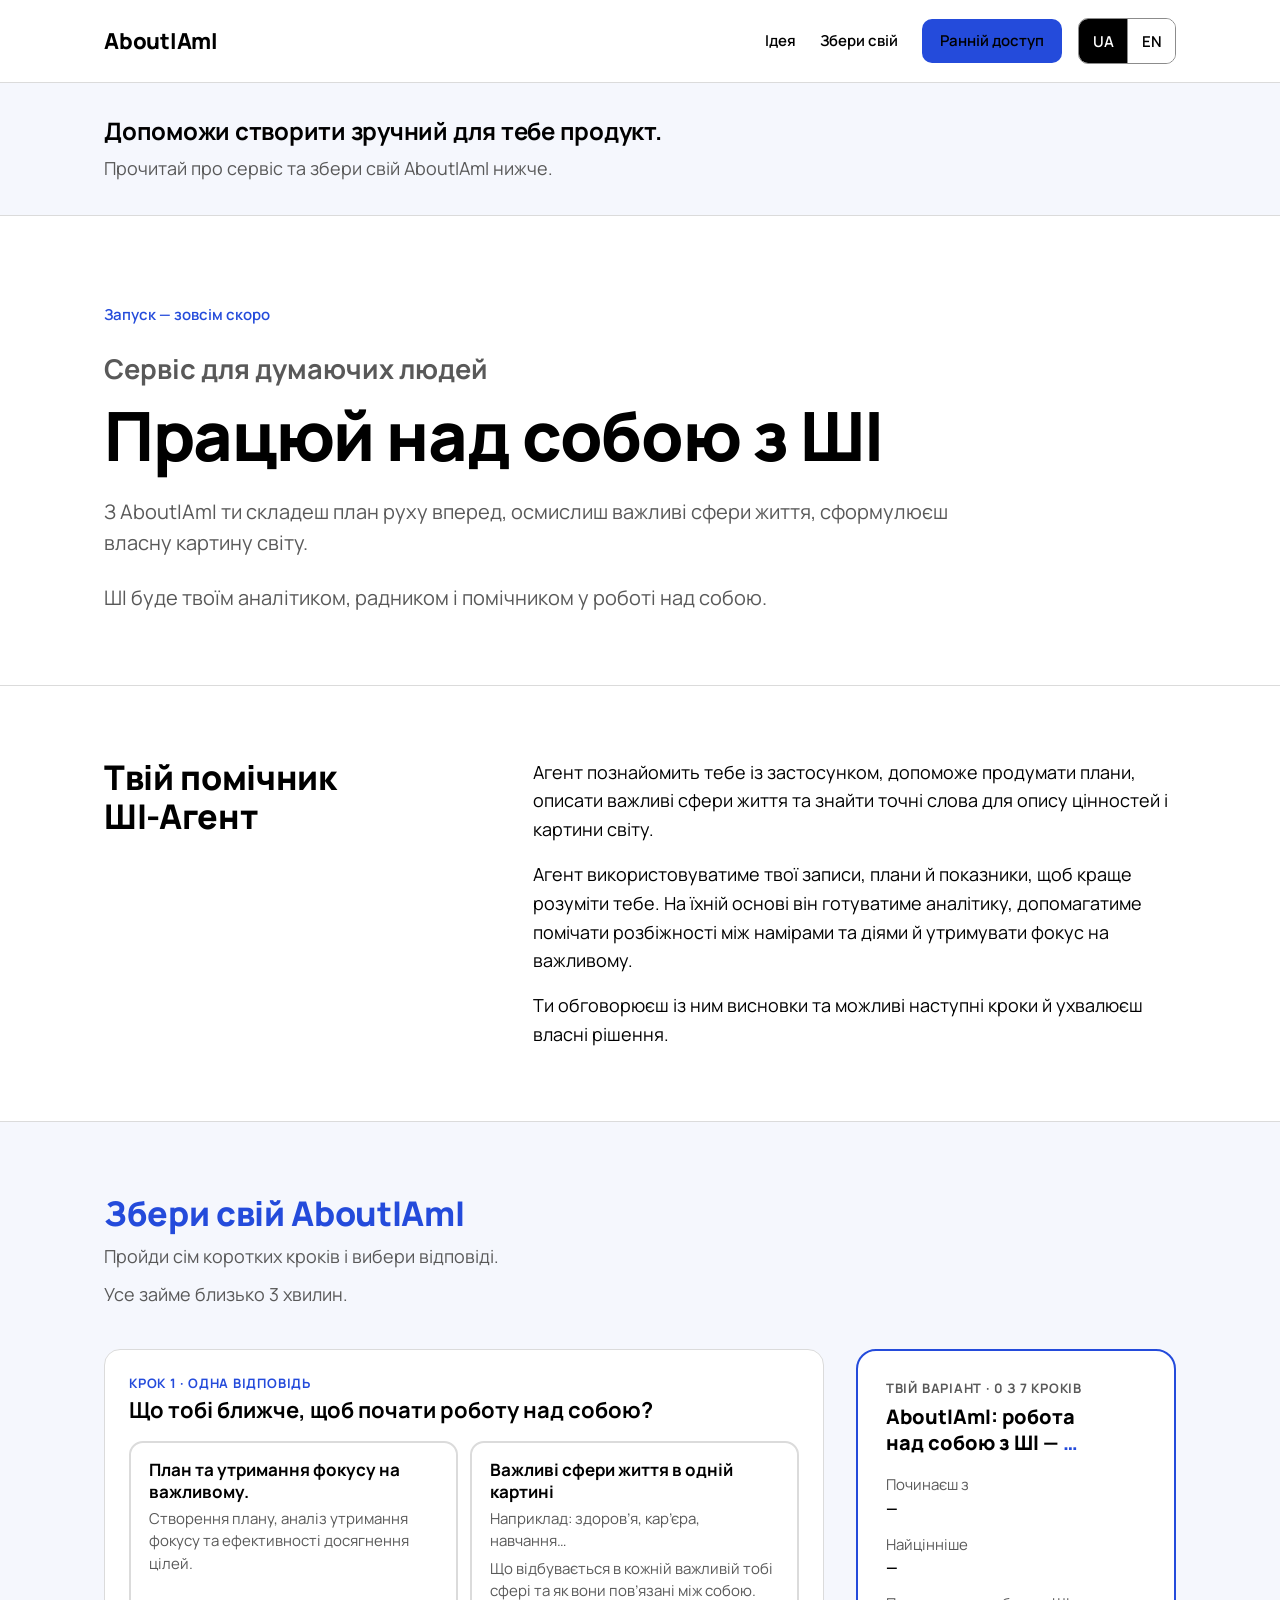
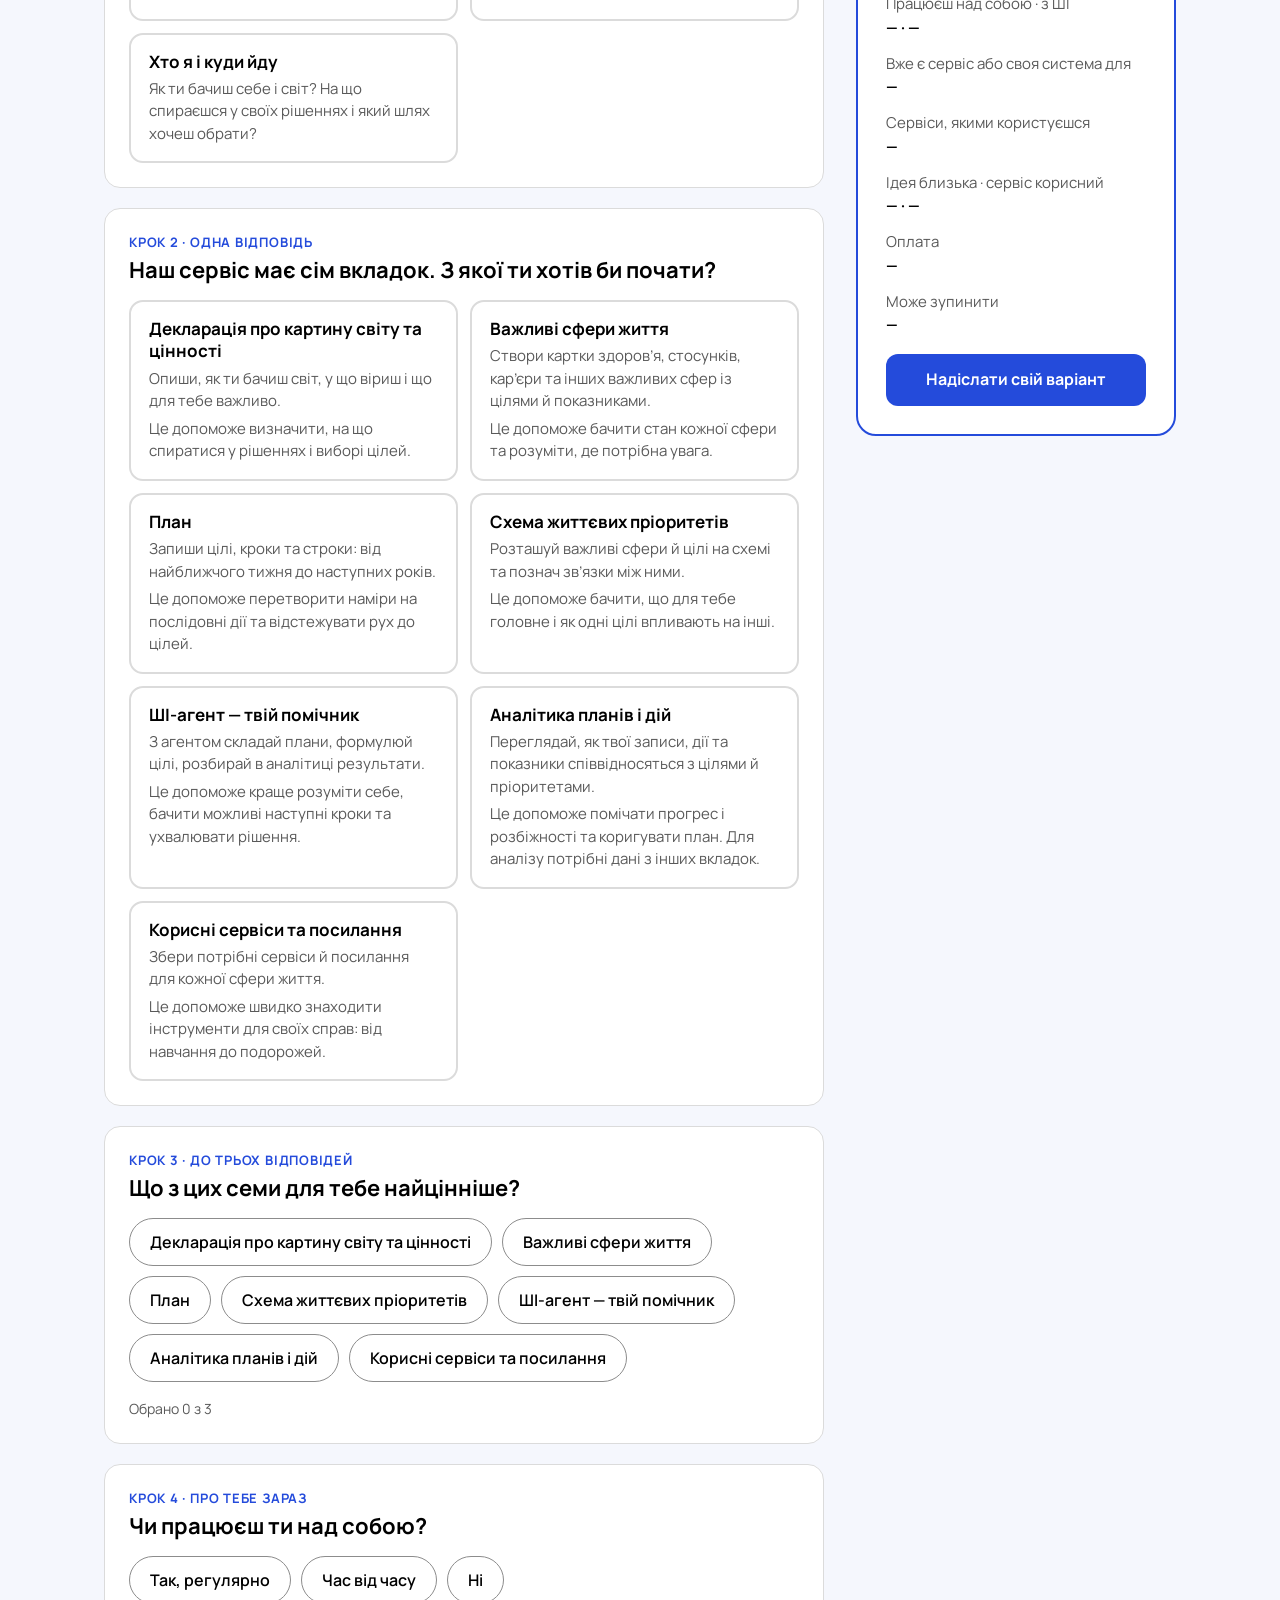
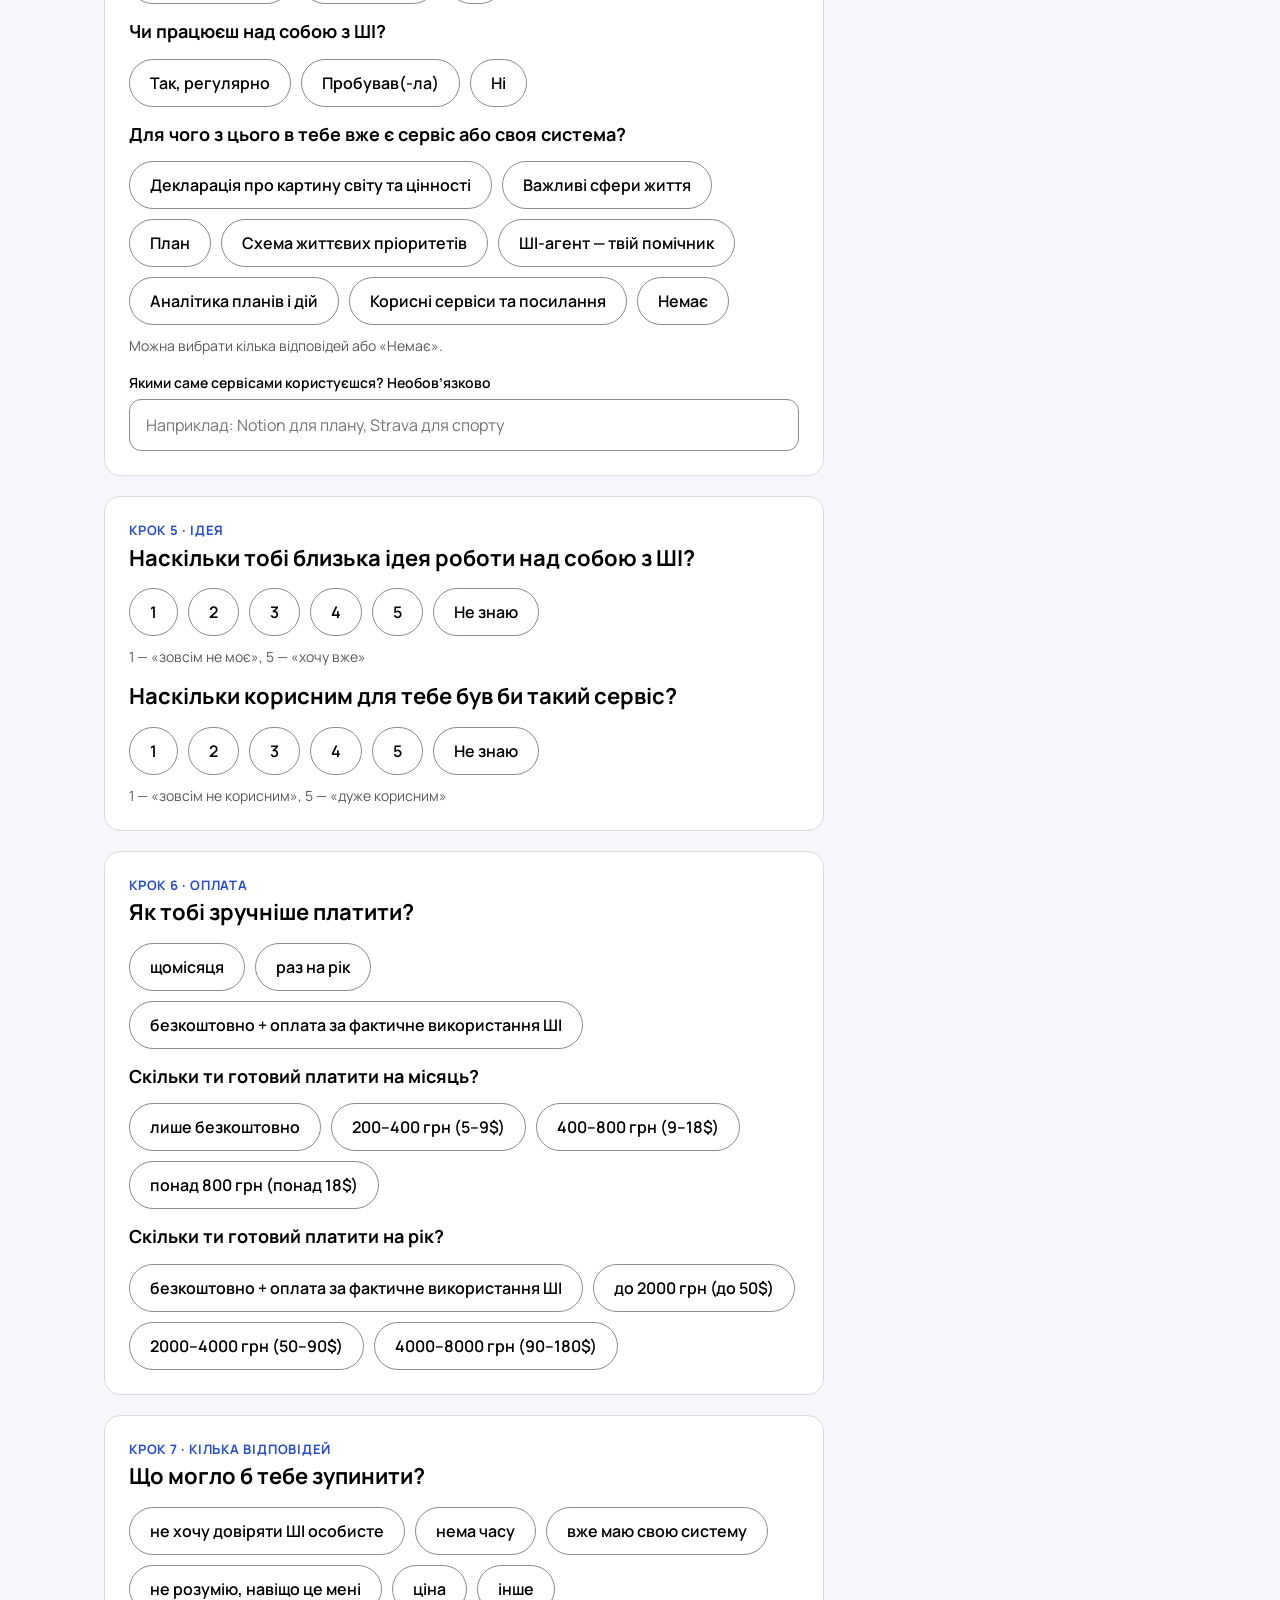
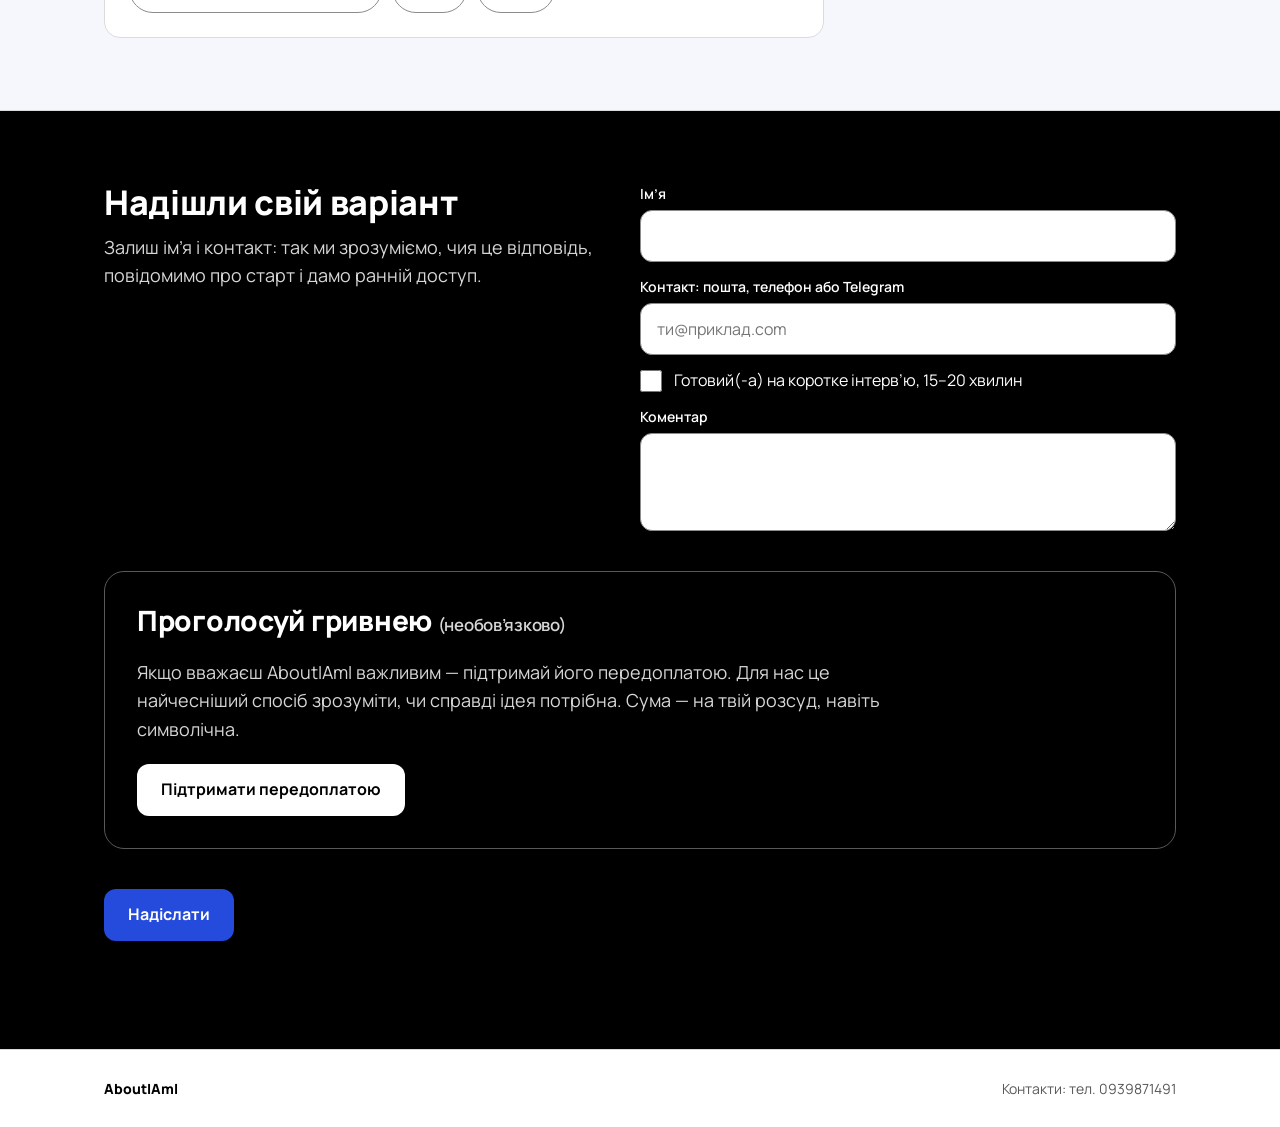
<file: index.html>
<!doctype html>
<html lang="uk">
<head>
<meta charset="utf-8">
<meta name="viewport" content="width=device-width,initial-scale=1,viewport-fit=cover">
<meta name="description" content="AboutIAmI — сервіс роботи над собою з ШІ. Збери свій варіант за 3 хвилини.">
<style>[hidden]{display:none!important}img{max-width:100%}</style>
<title>Збери свій AboutIAmI</title>
<link rel="preconnect" href="https://fonts.googleapis.com">
<link rel="preconnect" href="https://fonts.gstatic.com" crossorigin>
<link rel="stylesheet" href="https://fonts.googleapis.com/css2?family=Manrope:wght@400;500;600;700;800&display=swap">
<style>
/* Одна колонка кроків + липка картка «Твій варіант» праворуч; чорна смуга відправки внизу. Один світлий вигляд, як у першій версії лендінгу. */
:root{
  color-scheme:light;
  --bg:#FFFFFF; --ink:#000000; --muted:#595959; --line:#DBDBDB; --line-strong:#8C8C8C;
  --accent:#244BDB; --accent-ink:#1A37A3; --accent-soft:#EEF2FD; --band:#F5F7FD;
  --danger:#C62828; --dark:#000000; --on-dark:#FFFFFF; --on-dark-muted:#D6D6D6; --dark-line:#595959;
  --ok:#1E7B4A;
  --font:"Manrope",system-ui,-apple-system,"Segoe UI",sans-serif;
}
*{box-sizing:border-box}
html{scroll-behavior:smooth}
@media (prefers-reduced-motion:reduce){html{scroll-behavior:auto}}
body{margin:0;background:var(--bg);color:var(--ink);font:16px/1.5 var(--font)}
a{color:var(--accent)}a:hover{color:var(--accent-ink)}
:focus-visible{outline:3px solid var(--accent);outline-offset:2px}
.wrap{max-width:1120px;margin:0 auto;padding-left:max(24px,env(safe-area-inset-left,0px));padding-right:max(24px,env(safe-area-inset-right,0px))}
h1,h2,h3,p{margin:0}
h1,h2,h3{text-wrap:balance}

.top{border-bottom:1px solid var(--line)}
.top .wrap{padding-block:18px;display:flex;flex-wrap:wrap;align-items:center;justify-content:space-between;gap:16px}
.logo{font-weight:800;font-size:22px;letter-spacing:-.01em;color:var(--ink);text-decoration:none}
.top nav{display:flex;flex-wrap:wrap;align-items:center;gap:24px;font-size:15px;font-weight:600}
.top nav a{color:var(--ink);text-decoration:none}
.btn{display:inline-flex;align-items:center;justify-content:center;min-height:52px;padding:0 24px;border-radius:12px;border:0;background:var(--accent);color:#FFFFFF;font:700 16px/1.2 var(--font);text-decoration:none;cursor:pointer}
.btn:hover{background:var(--accent-ink);color:#FFFFFF}
.btn.small{min-height:44px;padding:0 18px;border-radius:10px;font-size:15px;font-weight:600}
.btn.ghost{background:transparent;color:var(--ink);border:1px solid var(--line-strong)}
.btn.ghost:hover{background:var(--band);color:var(--ink)}
.btn[disabled]{opacity:.55;cursor:default}

.hero .wrap{padding-block:88px 72px;display:flex;flex-wrap:wrap;gap:56px;align-items:flex-start}
.hero-main{flex:999 1 520px;min-width:0;display:flex;flex-direction:column;gap:24px}
.eyebrow{font-size:15px;font-weight:600;color:var(--accent)}
.hero h1{font-size:clamp(40px,6vw,68px);line-height:1.05;font-weight:800;letter-spacing:-.02em}
.hero h1 span{display:block;margin-bottom:14px;font-size:.4em;line-height:1.3;font-weight:700;letter-spacing:0;color:var(--muted)}
.lead{font-size:20px;line-height:1.55;color:var(--muted);max-width:560px}
.row{display:flex;flex-wrap:wrap;gap:12px}
.qbox{flex:1 1 340px;min-width:0;border:1px solid var(--line);border-radius:20px;padding:32px;display:flex;flex-direction:column;gap:18px}
.label{font-size:13px;font-weight:700;letter-spacing:.06em;text-transform:uppercase;color:var(--muted)}
.qbox ul{margin:0;padding:0;list-style:none;display:flex;flex-direction:column;gap:14px;font-size:18px;line-height:1.45;font-weight:600}
.qbox li{padding-left:18px;border-left:3px solid var(--line)}
.qbox li:first-child{border-left-color:var(--accent)}

.idea{border-top:1px solid var(--line)}
.idea .wrap{padding-block:72px;display:flex;flex-wrap:wrap;gap:48px}
h2{font-size:34px;line-height:1.15;font-weight:800;letter-spacing:-.01em}
.idea h2{flex:1 1 300px}
.idea-text{flex:2 1 480px;min-width:0;display:flex;flex-direction:column;gap:16px;font-size:18px;line-height:1.6}
.muted{color:var(--muted)}

.build{background:var(--band);border-top:1px solid var(--line);border-bottom:1px solid var(--line)}
.build .wrap{padding-block:72px;display:flex;flex-direction:column;gap:40px}
.build-head{display:flex;flex-direction:column;gap:10px;max-width:720px}
.build-head p{font-size:18px;line-height:1.55;color:var(--muted)}
.cols{display:flex;flex-wrap:wrap;gap:32px;align-items:flex-start}
.steps{flex:999 1 560px;min-width:0;display:flex;flex-direction:column;gap:20px}
.step{background:var(--bg);border:1px solid var(--line);border-radius:16px;padding:24px;display:flex;flex-direction:column;gap:16px}
.step-k{font-size:13px;font-weight:700;letter-spacing:.06em;text-transform:uppercase;color:var(--accent);margin-bottom:4px}
h3{font-size:22px;line-height:1.25;font-weight:700}
h3.sub{font-size:18px}
.cards{display:grid;grid-template-columns:repeat(auto-fit,minmax(220px,1fr));gap:12px}
.card{min-height:44px;padding:16px 18px;border-radius:14px;font:inherit;text-align:left;cursor:pointer;display:flex;flex-direction:column;gap:6px;color:var(--ink);background:var(--bg);border:2px solid var(--line)}
.card strong{font-size:17px;line-height:1.3}
.card span{font-size:15px;line-height:1.5;color:var(--muted)}
.card[aria-pressed="true"]{background:var(--accent-soft);border-color:var(--accent)}
.chips{display:flex;flex-wrap:wrap;gap:10px}
.chip{min-height:48px;padding:8px 20px;border-radius:999px;font:600 16px/1.25 var(--font);cursor:pointer;background:var(--bg);color:var(--ink);border:1px solid var(--line-strong);text-align:left}
.chip[aria-pressed="true"]{background:var(--accent);color:#FFFFFF;border-color:var(--accent)}
.hint{font-size:14px;color:var(--muted)}
.desc{display:flex;flex-direction:column;gap:10px;font-size:16px;line-height:1.6;padding-top:4px}
.group{display:flex;flex-direction:column;gap:10px}

.mine{flex:1 1 320px;min-width:0;position:sticky;top:calc(24px + env(safe-area-inset-top,0px));background:var(--bg);border:2px solid var(--accent);border-radius:20px;padding:28px;display:flex;flex-direction:column;gap:18px}
.mine h3{font-size:20px;line-height:1.3;font-weight:800}
.mine dl{margin:0;display:flex;flex-direction:column;gap:14px;font-size:15px;line-height:1.45}
.mine dt{color:var(--muted)}
.mine dd{margin:2px 0 0;font-weight:700;overflow-wrap:anywhere}
.mine dd.warn{color:var(--danger)}

.send{background:var(--dark);color:var(--on-dark)}
.send .wrap{padding-block:72px;display:flex;flex-direction:column;gap:48px}
.send-top{display:flex;flex-wrap:wrap;gap:40px;align-items:flex-start}
.send-intro{flex:1 1 380px;min-width:0;display:flex;flex-direction:column;gap:12px}
.send-intro p{font-size:18px;line-height:1.55;color:var(--on-dark-muted)}
.send-all{display:flex;flex-direction:column;gap:40px}
.fields{flex:1 1 420px;min-width:0;display:flex;flex-direction:column;gap:14px}
.send-row{display:flex;flex-direction:column;gap:12px;align-items:flex-start}
.pay h2 .opt{font-size:.6em;font-weight:600;color:var(--on-dark-muted);white-space:nowrap}
.field{display:flex;flex-direction:column;gap:6px}
.field label{font-size:14px;font-weight:600}
.field input[type=text],.field textarea,.plain-input{min-height:52px;padding:12px 16px;border-radius:12px;border:1px solid var(--line-strong);background:#FFFFFF;color:#000000;font:inherit;font-size:16px;width:100%}
.field textarea{resize:vertical}
.field .err{font-size:14px;color:#FF8A80;font-weight:600}
.field input[aria-invalid="true"]{border:2px solid #FF8A80}
.check{display:flex;gap:12px;align-items:flex-start;font-size:16px;line-height:1.45;cursor:pointer}
.check input{width:22px;height:22px;margin:1px 0 0;flex:none;accent-color:var(--accent)}
.hp{position:absolute;left:-9999px;width:1px;height:1px;overflow:hidden}
.status{font-size:16px;font-weight:600;min-height:24px}
.status.ok{color:#8FE3B4}
.status.bad{color:#FF8A80}
.pay{border:1px solid var(--dark-line);border-radius:20px;padding:32px;display:flex;flex-direction:column;gap:20px}
.pay h2{font-size:28px;line-height:1.2}
.pay p{font-size:18px;line-height:1.6;color:var(--on-dark-muted);max-width:760px}
.btn.light{background:#FFFFFF;color:#000000}
.btn.light:hover{background:#E8E8E8;color:#000000}
.pay-form{display:flex;flex-wrap:wrap;gap:14px;align-items:flex-end}
.pay-form .field{flex:0 1 260px;min-width:0}
.pay .pay-thanks{font-size:20px;font-weight:700;color:#8FE3B4}

footer{border-top:1px solid var(--line)}
footer .wrap{padding-block:28px;display:flex;flex-wrap:wrap;gap:12px 28px;justify-content:space-between;font-size:14px;color:var(--muted)}
footer strong{color:var(--ink);font-weight:800}
footer nav{display:flex;flex-wrap:wrap;gap:12px 24px}
@media (max-width:640px){
  .hero .wrap{padding-block:48px 40px;gap:32px}
  .idea .wrap,.build .wrap,.send .wrap{padding-block:48px}
  h2{font-size:28px}
  .qbox,.pay,.mine{padding:22px}
  .step{padding:18px}
  .mine{position:static}
}
</style>
<style>.lead{max-width:850px}.hero-main{flex-basis:100%}.card{gap:5px}.card strong{overflow-wrap:anywhere}</style><style>
.page-intro{background:var(--band);border-bottom:1px solid var(--line)}
.page-intro .wrap{padding-block:32px}
.page-intro h2{font-size:24px;line-height:1.35;font-weight:700}
.page-intro p{margin-top:8px;font-size:18px;line-height:1.55;color:var(--muted)}
.build-head h2{color:var(--accent)}
.top nav{margin-left:auto}
@media (max-width:640px){.top .lang{order:-1;margin-left:auto}.top .logo{order:-2}.top nav{order:1;margin-left:0}}
.lang{display:inline-flex;border:1px solid var(--line-strong);border-radius:10px;overflow:hidden}
.lang button{min-height:44px;min-width:48px;padding:0 12px;border:0;background:var(--bg);color:var(--ink);font:600 15px/1 var(--font);cursor:pointer}
.lang button+button{border-left:1px solid var(--line-strong)}
.lang button[aria-pressed="true"]{background:var(--ink);color:#FFFFFF}
@media(max-width:640px){.page-intro .wrap{padding-block:24px}.page-intro h2{font-size:22px}}
</style>

</head>
<body>
<header class="top">
  <div class="wrap">
    <a class="logo" href="#top">AboutIAmI</a>
    <nav aria-label="Розділи сторінки">
      <a href="#idea" data-i18n="nav.idea">Ідея</a>
      <a href="#build" data-i18n="nav.build">Збери свій</a>
      <a class="btn small" href="#send" data-i18n="nav.early">Ранній доступ</a>
    </nav>
    <div class="lang" role="group" aria-label="Мова · Language"><button type="button" data-lang="uk" aria-pressed="true">UA</button><button type="button" data-lang="en" aria-pressed="false">EN</button></div>
  </div>
</header>

<main id="top">
  <section class="page-intro" aria-labelledby="invitation-title">
    <div class="wrap">
      <h2 id="invitation-title" data-i18n="intro.h">Допоможи створити зручний для тебе продукт.</h2>
      <p data-i18n="intro.p">Прочитай про сервіс та збери свій AboutIAmI нижче.</p>
    </div>
  </section>

  <section class="hero">
    <div class="wrap">
      <div class="hero-main">
        <p class="eyebrow" data-i18n="hero.eyebrow">Запуск — зовсім скоро</p>
        <h1 data-i18n-html="hero.h1"><span>Сервіс для думаючих людей</span>Працюй над собою з ШІ</h1>
        <p class="lead" data-i18n="hero.lead1">З AboutIAmI ти складеш план руху вперед, осмислиш важливі сфери життя, сформулюєш власну картину світу.</p>
        <p class="lead" data-i18n="hero.lead2">ШІ буде твоїм аналітиком, радником і помічником у роботі над собою.</p>
      </div>
    </div>
  </section>

  <section class="idea" id="idea">
    <div class="wrap">
      <h2 data-i18n="idea.h">Твій помічник ШІ-Агент</h2>
      <div class="idea-text"><p data-i18n="idea.p1">Агент познайомить тебе із застосунком, допоможе продумати плани, описати важливі сфери життя та знайти точні слова для опису цінностей і картини світу.</p><p data-i18n="idea.p2">Агент використовуватиме твої записи, плани й показники, щоб краще розуміти тебе. На їхній основі він готуватиме аналітику, допомагатиме помічати розбіжності між намірами та діями й утримувати фокус на важливому.</p><p data-i18n="idea.p3">Ти обговорюєш із ним висновки та можливі наступні кроки й ухвалюєш власні рішення.</p></div>
    </div>
  </section>

  <section class="build" id="build">
    <div class="wrap">
      <div class="build-head"><h2 data-i18n="build.h">Збери свій AboutIAmI</h2><p data-i18n="build.p1">Пройди сім коротких кроків і вибери відповіді.</p><p data-i18n="build.p2">Усе займе близько 3 хвилин.</p></div>
      <div class="cols">
        <div class="steps">

          <div class="step">
            <div><p class="step-k" data-i18n="s1.k">Крок 1 · одна відповідь</p><h3 data-i18n="s1.q">Що тобі ближче, щоб почати роботу над собою?</h3></div>
            <div class="cards" role="group" aria-label="Що тобі ближче" id="g-framing"></div>
            <div class="desc" id="framing-desc" hidden><p id="fd1"></p><p class="muted" id="fd2"></p></div>
          </div>

          <div class="step">
            <div><p class="step-k" data-i18n="s2.k">Крок 2 · одна відповідь</p><h3 data-i18n="s2.q">Наш сервіс має сім вкладок. З якої ти хотів би почати?</h3></div>
            <div class="cards" role="group" aria-label="Вкладка для старту" id="g-start"></div>
          </div>

          <div class="step">
            <div><p class="step-k" data-i18n="s3.k">Крок 3 · до трьох відповідей</p><h3 data-i18n="s3.q">Що з цих семи для тебе найцінніше?</h3></div>
            <div class="chips" role="group" aria-label="Найцінніше" id="g-values"></div>
            <p class="hint" data-i18n-html="s3.count">Обрано <span id="values-count">0</span> з 3</p>
          </div>

          <div class="step">
            <div><p class="step-k" data-i18n="s4.k">Крок 4 · про тебе зараз</p><h3 data-i18n="s4.q">Чи працюєш ти над собою?</h3></div>
            <div class="chips" role="group" aria-label="Чи працюєш над собою" id="g-work"></div>
            <h3 class="sub" data-i18n="s4.qai">Чи працюєш над собою з ШІ?</h3>
            <div class="chips" role="group" aria-label="Чи працюєш над собою з ШІ" id="g-workai"></div>
            <h3 class="sub" data-i18n="s4.qhave">Для чого з цього в тебе вже є сервіс або своя система?</h3>
            <div class="group">
              <div class="chips" role="group" aria-label="Для чого вже є сервіс" id="g-have"></div>
              <p class="hint" data-i18n="s4.hint">Можна вибрати кілька відповідей або «Немає».</p>
            </div>
            <div class="field">
              <label for="have-text" class="hint" style="font-weight:600;color:var(--ink)" data-i18n="s4.textl">Якими саме сервісами користуєшся? Необов’язково</label>
              <input class="plain-input" id="have-text" type="text" maxlength="300" data-i18n-ph="s4.textph" placeholder="Наприклад: Notion для плану, Strava для спорту" autocomplete="off">
            </div>
          </div>

          <div class="step">
            <div><p class="step-k" data-i18n="s5.k">Крок 5 · ідея</p><h3 data-i18n="s5.q1">Наскільки тобі близька ідея роботи над собою з ШІ?</h3></div>
            <div class="group">
              <div class="chips" role="group" aria-label="Близькість ідеї від 1 до 5" id="g-close"></div>
              <p class="hint" data-i18n="s5.h1">1 — «зовсім не моє», 5 — «хочу вже»</p>
            </div>
            <h3 data-i18n="s5.q2">Наскільки корисним для тебе був би такий сервіс?</h3>
            <div class="group">
              <div class="chips" role="group" aria-label="Корисність сервісу від 1 до 5" id="g-useful"></div>
              <p class="hint" data-i18n="s5.h2">1 — «зовсім не корисним», 5 — «дуже корисним»</p>
            </div>
          </div>

          <div class="step">
            <div><p class="step-k" data-i18n="s6.k">Крок 6 · оплата</p><h3 data-i18n="s6.q1">Як тобі зручніше платити?</h3></div>
            <div class="chips" role="group" aria-label="Як зручніше платити" id="g-payhow"></div>
            <h3 class="sub" data-i18n="s6.q2">Скільки ти готовий платити на місяць?</h3>
            <div class="chips" role="group" aria-label="Скільки на місяць" id="g-paymonth"></div>
            <h3 class="sub" data-i18n="s6.q3">Скільки ти готовий платити на рік?</h3>
            <div class="chips" role="group" aria-label="Скільки на рік" id="g-payyear"></div>
          </div>

          <div class="step">
            <div><p class="step-k" data-i18n="s7.k">Крок 7 · кілька відповідей</p><h3 data-i18n="s7.q">Що могло б тебе зупинити?</h3></div>
            <div class="chips" role="group" aria-label="Що могло б зупинити" id="g-stops"></div>
          </div>

        </div>

        <aside class="mine" aria-label="Твій варіант">
          <div>
            <p class="label" style="margin-bottom:6px" data-i18n-html="sum.label">Твій варіант · <span id="done-count">0</span> з 7 кроків</p>
            <h3 data-i18n-html="sum.title">AboutIAmI: робота над собою з ШІ — <span id="sum-framing" style="color:var(--accent)">…</span></h3>
          </div>
          <dl>
            <div><dt data-i18n="sum.start">Починаєш з</dt><dd id="sum-start">—</dd></div>
            <div><dt data-i18n="sum.values">Найцінніше</dt><dd id="sum-values">—</dd></div>
            <div><dt data-i18n="sum.work">Працюєш над собою · з ШІ</dt><dd id="sum-work">—</dd></div>
            <div><dt data-i18n="sum.have">Вже є сервіс або своя система для</dt><dd id="sum-have">—</dd></div>
            <div><dt data-i18n="sum.havetext">Сервіси, якими користуєшся</dt><dd id="sum-havetext">—</dd></div>
            <div><dt data-i18n="sum.scales">Ідея близька · сервіс корисний</dt><dd id="sum-scales">—</dd></div>
            <div><dt data-i18n="sum.pay">Оплата</dt><dd id="sum-pay">—</dd></div>
            <div><dt data-i18n="sum.stops">Може зупинити</dt><dd id="sum-stops">—</dd></div>
          </dl>
          <a class="btn" href="#send" data-i18n="sum.btn">Надіслати свій варіант</a>
        </aside>
      </div>
    </div>
  </section>

  <section class="send" id="send">
    <div class="wrap">
      <form class="send-all" id="send-form" novalidate>
      <div class="send-top">
        <div class="send-intro">
          <h2 data-i18n="send.h">Надішли свій варіант</h2>
          <p data-i18n="send.p">Залиш ім’я і контакт: так ми зрозуміємо, чия це відповідь, повідомимо про старт і дамо ранній доступ.</p>
        </div>
        <div class="fields">
          <div class="field">
            <label for="name" data-i18n="send.name">Ім’я</label>
            <input id="name" type="text" maxlength="120" autocomplete="name" aria-describedby="name-err">
            <span class="err" id="name-err" data-i18n="send.nameerr" hidden>Напиши, як до тебе звертатися.</span>
          </div>
          <div class="field">
            <label for="contact" data-i18n="send.contact">Контакт: пошта, телефон або Telegram</label>
            <input id="contact" type="text" maxlength="160" placeholder="ти@приклад.com" data-i18n-ph="send.contactph" autocomplete="email" aria-describedby="contact-err">
            <span class="err" id="contact-err" data-i18n="send.contacterr" hidden>Залиш контакт, щоб ми могли з тобою зв’язатися.</span>
          </div>
          <label class="check" for="interview">
            <input id="interview" type="checkbox">
            <span data-i18n="send.interview">Готовий(-а) на коротке інтерв’ю, 15–20 хвилин</span>
          </label>
          <div class="field">
            <label for="comment" data-i18n="send.comment">Коментар</label>
            <textarea id="comment" rows="3" maxlength="2000"></textarea>
          </div>
          <div class="hp" aria-hidden="true"><label for="website" data-i18n="send.hp">Не заповнюй це поле</label><input id="website" type="text" tabindex="-1" autocomplete="off"></div>
        </div>
      </div>

      <div class="pay">
        <h2 data-i18n-html="pay.h">Проголосуй гривнею <span class="opt">(необов’язково)</span></h2>
        <p data-i18n="pay.p">Якщо вважаєш AboutIAmI важливим — підтримай його передоплатою. Для нас це найчесніший спосіб зрозуміти, чи справді ідея потрібна. Сума — на твій розсуд, навіть символічна.</p>
        <div id="pay-start"><button class="btn light" type="button" id="pay-open" data-i18n="pay.open">Підтримати передоплатою</button></div>
        <div class="pay-form" id="pay-form" hidden>
          <div class="field">
            <label for="pay-amount" data-i18n="pay.amount">Сума, грн</label>
            <input id="pay-amount" type="text" inputmode="numeric" maxlength="7" autocomplete="off" aria-describedby="pay-err">
            <span class="err" id="pay-err" data-i18n="pay.err" hidden>Вкажи суму в гривнях — число більше нуля.</span>
          </div>
          <div><button class="btn light" type="button" id="pay-go" data-i18n="pay.go">Оплатити</button></div>
        </div>
        <p class="pay-thanks" id="pay-thanks" role="status" data-i18n="pay.thanks" hidden>Дякуємо! Ваша спроба оплатити зарахована як голос гривнею! Гроші не списано.</p>
      </div>

      <div class="send-row">
        <button class="btn" type="submit" id="send-btn">Надіслати</button>
        <p class="status" id="status" role="status" aria-live="polite"></p>
      </div>
      </form>
    </div>
  </section>
</main>

<footer>
  <div class="wrap">
    <span><strong>AboutIAmI</strong><span id="legal-name"></span></span>
    <nav aria-label="Документи" id="legal-links"></nav>
  </div>
</footer>

<script>
(function () {
  'use strict';

  /* ---------- Налаштування: заповнити перед розсилкою ---------- */
  var CONFIG = {
    ENDPOINT: 'https://script.google.com/macros/s/AKfycbwK3n_kcmtVz4meZ-8Hw1JNX2TWKXMJi_lQ8Pqp0Q7HlGuV0cG11Cv0HiQI3QVtG9zjYw/exec',     // адреса скрипта Google Таблиці (…/exec). Поки порожньо — відповіді не зберігаються.
    LEGAL_NAME: '',   // назва ФОП
    TERMS_URL: '',    // угода користувача
    PRIVACY_URL: '',  // політика конфіденційності
    REFUND_URL: '',   // повернення коштів
    PHONE: '0939871491'   // контакт у підвалі
  };

  /* Режим власника: відкрий сайт з ?me — і з цього браузера нічого не надсилається (ні відповіді, ні голоси).
     Режим запамʼятовується в браузері й діє також на MVP-презентації. Вимкнути: ?me=off */
  var OWNER = (function () {
    try {
      var q = new URLSearchParams(location.search);
      if (q.has('me')) { if (q.get('me') === 'off') localStorage.removeItem('aia_owner'); else localStorage.setItem('aia_owner', '1'); }
      return localStorage.getItem('aia_owner') === '1';
    } catch (e) { return false; }
  })();
  if (OWNER) {
    var ob = document.createElement('div');
    ob.id = 'owner-badge';
    ob.textContent = 'Режим власника: нічого не надсилається';
    ob.setAttribute('style', 'position:fixed;left:max(12px,env(safe-area-inset-left,0px));bottom:calc(12px + env(safe-area-inset-bottom,0px));z-index:50;padding:6px 10px;border-radius:6px;background:#7a1f3d;color:#fff;font:600 12px/1.3 system-ui,sans-serif;pointer-events:none');
    document.body.appendChild(ob);
  }

  /* Мітка групи в посиланні: …/#friends або …/?g=friends */
  var GROUPS = { friends: 'Друзі та близькі', target: 'Цільова аудиторія', general: 'Загальна вибірка', investors: 'Інвестори і партнери' };

  /* ---------- Мова: українська за замовчуванням; …/?lang=en відкриває англійську; вибір запамʼятовується в браузері ---------- */
  var LANG = (function () {
    var l = '';
    try { l = (new URLSearchParams(location.search).get('lang') || '').toLowerCase(); } catch (e) {}
    if (l === 'uk' || l === 'en') { try { localStorage.setItem('aboutiami-lang', l); } catch (e) {} return l; }
    try { l = localStorage.getItem('aboutiami-lang') || ''; } catch (e) { l = ''; }
    return l === 'en' ? 'en' : 'uk';
  })();

  /* Англійські тексти сторінки. Українські беруться зі сторінки як є і не дублюються тут. */
  var EN = {
    'nav.idea': 'Idea', 'nav.build': 'Build yours', 'nav.early': 'Early access',
    'intro.h': 'Help build a product that works for you.',
    'intro.p': 'Read about the service and build your own AboutIAmI below.',
    'hero.eyebrow': 'Launching very soon',
    'hero.h1': '<span>A service for thoughtful people</span>Work on yourself with AI',
    'hero.lead1': 'With AboutIAmI you’ll make a plan for moving forward, make sense of the important areas of your life and put your own worldview into words.',
    'hero.lead2': 'AI will be your analyst, advisor and assistant as you work on yourself.',
    'idea.h': 'Your AI Agent assistant',
    'idea.p1': 'The agent will introduce you to the app and help you think through plans, describe the important areas of your life and find the right words for your values and worldview.',
    'idea.p2': 'The agent will use your notes, plans and metrics to understand you better. Based on them, it will prepare analytics, help you notice gaps between your intentions and actions, and keep your focus on what matters.',
    'idea.p3': 'You discuss its conclusions and possible next steps with it, and make your own decisions.',
    'build.h': 'Build your AboutIAmI',
    'build.p1': 'Go through seven short steps and choose your answers.',
    'build.p2': 'It all takes about 3 minutes.',
    's1.k': 'Step 1 · one answer', 's1.q': 'What feels closest to you as a way to start working on yourself?',
    's2.k': 'Step 2 · one answer', 's2.q': 'Our service has seven tabs. Which one would you like to start with?',
    's3.k': 'Step 3 · up to three answers', 's3.q': 'Which of these seven matter most to you?',
    's3.count': 'Selected <span id="values-count">0</span> of 3',
    's4.k': 'Step 4 · about you now', 's4.q': 'Do you work on yourself?',
    's4.qai': 'Do you work on yourself with AI?',
    's4.qhave': 'Which of these do you already have a service or your own system for?',
    's4.hint': 'You can choose several answers or “None”.',
    's4.textl': 'Which services exactly do you use? Optional',
    's4.textph': 'For example: Notion for planning, Strava for sport',
    's5.k': 'Step 5 · the idea', 's5.q1': 'How close is the idea of working on yourself with AI to you?',
    's5.h1': '1 — “not for me at all”, 5 — “I want it now”',
    's5.q2': 'How useful would such a service be for you?',
    's5.h2': '1 — “not useful at all”, 5 — “very useful”',
    's6.k': 'Step 6 · payment', 's6.q1': 'How would you prefer to pay?',
    's6.q2': 'How much are you willing to pay per month?',
    's6.q3': 'How much are you willing to pay per year?',
    's7.k': 'Step 7 · several answers', 's7.q': 'What might stop you?',
    'sum.label': 'Your version · <span id="done-count">0</span> of 7 steps',
    'sum.title': 'AboutIAmI: working on yourself with AI — <span id="sum-framing" style="color:var(--accent)">…</span>',
    'sum.start': 'Starting with', 'sum.values': 'Matters most', 'sum.work': 'Work on yourself · with AI',
    'sum.have': 'Already have a service or own system for', 'sum.havetext': 'Services you use',
    'sum.scales': 'Idea feels close · service is useful', 'sum.pay': 'Payment', 'sum.stops': 'Might stop you',
    'sum.btn': 'Send your version',
    'send.h': 'Send your version',
    'send.p': 'Leave your name and contact: this way we’ll know whose answer it is, let you know about the launch and give you early access.',
    'send.name': 'Name', 'send.nameerr': 'Tell us what to call you.',
    'send.contact': 'Contact: email, phone or Telegram', 'send.contactph': 'you@example.com',
    'send.contacterr': 'Leave a contact so we can reach you.',
    'send.interview': 'Ready for a short interview, 15–20 minutes',
    'send.comment': 'Comment', 'send.hp': 'Do not fill in this field',
    'pay.h': 'Vote with your money <span class="opt">(optional)</span>',
    'pay.p': 'If you think AboutIAmI matters, support it with a prepayment. For us, it’s the most honest way to find out whether the idea is really needed. The amount is up to you, even a symbolic one.',
    'pay.open': 'Support with a prepayment', 'pay.amount': 'Amount, UAH',
    'pay.err': 'Enter an amount in hryvnias — a number greater than zero.', 'pay.go': 'Pay',
    'pay.thanks': 'Thank you! Your payment attempt has been counted as a vote with your money! No money has been charged.'
  };

  /* Тексти, які скрипт ставить сам */
  var STR = {
    uk: { title: 'Збери свій AboutIAmI', desc: 'AboutIAmI — сервіс роботи над собою з ШІ. Збери свій варіант за 3 хвилини.',
          send: 'Надіслати', sent: 'Надіслано', sending: 'Надсилаємо…',
          ok: 'Дякуємо! Твій варіант у нас.', fail: 'Не вдалося надіслати. Перевір інтернет і натисни ще раз.',
          noEndpoint: 'Запис відповідей ще не підключено: цю відповідь не збережено.',
          owner: 'Режим власника: відповідь нікуди не надіслано.',
          perMonth: ' на місяць', perYear: ' на рік',
          terms: 'Угода користувача', privacy: 'Політика конфіденційності', refund: 'Повернення коштів',
          contacts: 'Контакти: тел. ' },
    en: { title: 'Build your AboutIAmI', desc: 'AboutIAmI — a service for working on yourself with AI. Build your version in 3 minutes.',
          send: 'Send', sent: 'Sent', sending: 'Sending…',
          ok: 'Thank you! We’ve got your version.', fail: 'Couldn’t send. Check your internet connection and press again.',
          noEndpoint: 'Saving answers isn’t connected yet: this answer was not saved.',
          owner: 'Owner mode: the answer was not sent anywhere.',
          perMonth: ' per month', perYear: ' per year',
          terms: 'Terms of use', privacy: 'Privacy policy', refund: 'Refunds',
          contacts: 'Contacts: tel. ' }
  };
  var s = function (key) { return STR[LANG][key]; };

  /* Варіанти відповідей: uk — те, що записується в таблицю (однаково для обох мов), en — що бачить англомовна людина */
  var FRAMINGS = [
    { id: 'focus',
      label: { uk: 'План та утримання фокусу на важливому.', en: 'A plan and keeping your focus on what matters.' },
      question: { uk: ['Створення плану, аналіз утримання фокусу та ефективності досягнення цілей.'],
                  en: ['Creating a plan, analysing how well you keep your focus and how effectively you reach your goals.'] },
      d1: { uk: 'Ми створюємо AboutIAmI, щоб допомогти тобі визначати власні пріоритети й тримати їх у полі зору. Тут ти описуєш, хто ти й куди хочеш рухатися, визначаєш важливі сфери життя та складаєш план від найближчих кроків до далеких цілей.',
            en: 'We are building AboutIAmI to help you set your own priorities and keep them in sight. Here you describe who you are and where you want to go, define the important areas of your life and make a plan from the nearest steps to distant goals.' },
      d2: { uk: 'ШІ допомагає зібрати це в цілісну картину й за твоїми записами побачити, як щоденні дії відповідають тому, що ти вважаєш важливим. Ти осмислюєш свій рух і вирішуєш, на чому зосередитися далі.',
            en: 'AI helps bring this together into a whole picture and, from your notes, see how your daily actions match what you consider important. You reflect on your progress and decide what to focus on next.' } },
    { id: 'spheres',
      label: { uk: 'Важливі сфери життя в одній картині', en: 'The important areas of your life in one picture' },
      question: { uk: ['Наприклад: здоров’я, кар’єра, навчання…', 'Що відбувається в кожній важливій тобі сфері та як вони пов’язані між собою.'],
                  en: ['For example: health, career, learning…', 'What is happening in each area that matters to you and how they are connected.'] },
      d1: { uk: 'Ми створюємо AboutIAmI, де ти збираєш ці сфери в одну картину, визначаєш їхні пріоритети, ставиш цілі та ведеш план від найближчих кроків до далеких задумів. Основою стає твоє бачення себе: хто ти, що для тебе важливо й куди хочеш рухатися.',
            en: 'We are building AboutIAmI, where you bring these areas together into one picture, set their priorities and goals, and keep a plan from the nearest steps to distant ideas. It is grounded in how you see yourself: who you are, what matters to you and where you want to go.' },
      d2: { uk: 'ШІ допомагає осмислювати ці зв’язки та за твоїми записами зіставляти наміри з діями й результатами. Ти бачиш зміни та вирішуєш, які сфери потребують уваги.',
            en: 'AI helps you make sense of these connections and, from your notes, compare intentions with actions and results. You see the changes and decide which areas need attention.' } },
    { id: 'who',
      label: { uk: 'Хто я і куди йду', en: 'Who I am and where I’m going' },
      question: { uk: ['Як ти бачиш себе і світ? На що спираєшся у своїх рішеннях і який шлях хочеш обрати?'],
                  en: ['How do you see yourself and the world? What do you rely on in your decisions, and which path do you want to choose?'] },
      d1: { uk: 'Ми створюємо AboutIAmI, де ти формулюєш власну декларацію: свій світогляд, цінності й напрям руху. Пов’язуєш це з важливими сферами життя, визначаєш пріоритети та складаєш план від найближчих кроків до далеких цілей.',
            en: 'We are building AboutIAmI, where you write your own declaration: your worldview, values and direction. You connect it with the important areas of your life, set priorities and make a plan from the nearest steps to distant goals.' },
      d2: { uk: 'ШІ допомагає уточнювати думки й за твоїми записами досліджувати, як твоє бачення проявляється в діях і результатах. З досвідом ти можеш переглядати свої переконання, уточнювати план і повертати увагу до важливого.',
            en: 'AI helps you clarify your thoughts and, from your notes, explore how your vision shows up in your actions and results. With experience, you can revisit your beliefs, refine your plan and bring your attention back to what matters.' } }
  ];
  var TABS = [
    { label: { uk: 'Декларація про картину світу та цінності', en: 'Declaration of worldview and values' },
      desc: { uk: ['Опиши, як ти бачиш світ, у що віриш і що для тебе важливо.', 'Це допоможе визначити, на що спиратися у рішеннях і виборі цілей.'],
              en: ['Describe how you see the world, what you believe in and what matters to you.', 'This will help you decide what to rely on when making decisions and choosing goals.'] } },
    { label: { uk: 'Важливі сфери життя', en: 'Important areas of life' },
      desc: { uk: ['Створи картки здоров’я, стосунків, кар’єри та інших важливих сфер із цілями й показниками.', 'Це допоможе бачити стан кожної сфери та розуміти, де потрібна увага.'],
              en: ['Create cards for health, relationships, career and other important areas, with goals and metrics.', 'This will help you see the state of each area and understand where attention is needed.'] } },
    { label: { uk: 'План', en: 'Plan' },
      desc: { uk: ['Запиши цілі, кроки та строки: від найближчого тижня до наступних років.', 'Це допоможе перетворити наміри на послідовні дії та відстежувати рух до цілей.'],
              en: ['Write down goals, steps and deadlines: from the coming week to the years ahead.', 'This will help turn intentions into consistent actions and track your progress towards your goals.'] } },
    { label: { uk: 'Схема життєвих пріоритетів', en: 'Life priorities map' },
      desc: { uk: ['Розташуй важливі сфери й цілі на схемі та познач зв’язки між ними.', 'Це допоможе бачити, що для тебе головне і як одні цілі впливають на інші.'],
              en: ['Place your important areas and goals on a map and mark the links between them.', 'This will help you see what matters most to you and how some goals affect others.'] } },
    { label: { uk: 'ШІ-агент — твій помічник', en: 'AI agent — your assistant' },
      desc: { uk: ['З агентом складай плани, формулюй цілі, розбирай в аналітиці результати.', 'Це допоможе краще розуміти себе, бачити можливі наступні кроки та ухвалювати рішення.'],
              en: ['Make plans, formulate goals and go through your results in the analytics together with the agent.', 'This will help you understand yourself better, see possible next steps and make decisions.'] } },
    { label: { uk: 'Аналітика планів і дій', en: 'Analytics of plans and actions' },
      desc: { uk: ['Переглядай, як твої записи, дії та показники співвідносяться з цілями й пріоритетами.', 'Це допоможе помічати прогрес і розбіжності та коригувати план. Для аналізу потрібні дані з інших вкладок.'],
              en: ['See how your notes, actions and metrics line up with your goals and priorities.', 'This will help you notice progress and gaps and adjust your plan. The analysis needs data from the other tabs.'] } },
    { label: { uk: 'Корисні сервіси та посилання', en: 'Useful services and links' },
      desc: { uk: ['Збери потрібні сервіси й посилання для кожної сфери життя.', 'Це допоможе швидко знаходити інструменти для своїх справ: від навчання до подорожей.'],
              en: ['Collect the services and links you need for each area of life.', 'This will help you quickly find tools for your tasks: from learning to travel.'] } }
  ];
  var TAB_LABELS = TABS.map(function (t) { return t.label; });
  var HAVE_NONE = { uk: 'Немає', en: 'None' };
  var DONT_KNOW = { uk: 'Не знаю', en: 'Don’t know' };
  var WORK = [{ uk: 'Так, регулярно', en: 'Yes, regularly' }, { uk: 'Час від часу', en: 'From time to time' }, { uk: 'Ні', en: 'No' }];
  var WORK_AI = [{ uk: 'Так, регулярно', en: 'Yes, regularly' }, { uk: 'Пробував(-ла)', en: 'I’ve tried' }, { uk: 'Ні', en: 'No' }];
  var STOPS = [{ uk: 'не хочу довіряти ШІ особисте', en: 'I don’t want to trust AI with personal things' }, { uk: 'нема часу', en: 'no time' },
               { uk: 'вже маю свою систему', en: 'I already have my own system' }, { uk: 'не розумію, навіщо це мені', en: 'I don’t see why I’d need it' },
               { uk: 'ціна', en: 'price' }, { uk: 'інше', en: 'other' }];
  var FREE_USAGE = { uk: 'безкоштовно + оплата за фактичне використання ШІ', en: 'free + pay for actual AI usage' };
  var PAY_HOW = [{ uk: 'щомісяця', en: 'monthly' }, { uk: 'раз на рік', en: 'once a year' }, FREE_USAGE];
  var PAY_MONTH = [{ uk: 'лише безкоштовно', en: 'free only' }, { uk: '200–400 грн (5–9$)', en: 'UAH 200–400 ($5–9)' },
                   { uk: '400–800 грн (9–18$)', en: 'UAH 400–800 ($9–18)' }, { uk: 'понад 800 грн (понад 18$)', en: 'over UAH 800 (over $18)' }];
  var PAY_YEAR = [FREE_USAGE, { uk: 'до 2000 грн (до 50$)', en: 'up to UAH 2000 (up to $50)' },
                  { uk: '2000–4000 грн (50–90$)', en: 'UAH 2000–4000 ($50–90)' }, { uk: '4000–8000 грн (90–180$)', en: 'UAH 4000–8000 ($90–180)' }];

  var st = { framing: null, start: null, values: [], work: null, workAI: null, have: [], stops: [],
             close: null, useful: null, payHow: null, payMonth: null, payYear: null };
  var sending = false, sent = false, vote = null;
  var statusKey = '', statusKind = '';

  var $ = function (id) { return document.getElementById(id); };
  /* текст варіанта поточною мовою */
  var L = function (x) { return (x && typeof x === 'object' && !Array.isArray(x) && 'uk' in x) ? x[LANG] : x; };
  var key = function (x) { return (x && typeof x === 'object' && 'uk' in x) ? x.uk : x; };
  var NAMES = {};   // значення з таблиці → назва обома мовами, для підсумку
  var show = function (v) { return NAMES[v] ? L(NAMES[v]) : String(v); };

  /* група з посилання — запамʼятовуємо одразу, бо далі хеш міняють якорі сторінки */
  var group = (function () {
    var key = '';
    try { key = new URLSearchParams(location.search).get('g') || ''; } catch (e) {}
    if (!key) key = (location.hash || '').replace('#', '');
    key = key.toLowerCase();
    if (!GROUPS[key]) { try { key = sessionStorage.getItem('aboutiami-group') || ''; } catch (e) { key = ''; } }
    if (GROUPS[key]) { try { sessionStorage.setItem('aboutiami-group', key); } catch (e) {} return GROUPS[key]; }
    return 'Без мітки';
  })();

  function makeButtons(hostId, items, cls, isOn, onPick) {
    var host = $(hostId);
    items.forEach(function (item) {
      NAMES[item.value] = item.label;
      var b = document.createElement('button');
      b.type = 'button';
      b.className = cls;
      b.setAttribute('aria-pressed', 'false');
      b._label = function () {
        b.textContent = '';
        if (cls === 'card') {
          var s = document.createElement('strong'); s.textContent = L(item.label); b.appendChild(s);
          [].concat(L(item.sub)).forEach(function (t) {
            var d = document.createElement('span'); d.textContent = t; b.appendChild(d);
          });
        } else {
          b.textContent = String(L(item.label));
        }
      };
      b._label();
      b.addEventListener('click', function () { onPick(item.value); render(); });
      host.appendChild(b);
      b._isOn = function () { return isOn(item.value); };
    });
  }
  function opts(list) { return list.map(function (v) { return { label: v, value: key(v) }; }); }
  function single(hostId, list, k) {
    makeButtons(hostId, opts(list), 'chip',
      function (v) { return st[k] === v; },
      function (v) { st[k] = st[k] === v ? null : v; });
  }
  function multi(hostId, list, k, max) {
    makeButtons(hostId, opts(list), 'chip',
      function (v) { return st[k].indexOf(v) !== -1; },
      function (v) {
        var i = st[k].indexOf(v);
        if (i !== -1) st[k].splice(i, 1);
        else if (!max || st[k].length < max) st[k].push(v);
      });
  }

  makeButtons('g-framing', FRAMINGS.map(function (f) { return { label: f.label, sub: f.question, value: f.id }; }), 'card',
    function (v) { return st.framing === v; }, function (v) { st.framing = st.framing === v ? null : v; });
  makeButtons('g-start', TABS.map(function (t) { return { label: t.label, sub: t.desc, value: t.label.uk }; }), 'card',
    function (v) { return st.start === v; }, function (v) { st.start = st.start === v ? null : v; });
  multi('g-values', TAB_LABELS, 'values', 3);
  single('g-work', WORK, 'work');
  single('g-workai', WORK_AI, 'workAI');
  /* «Немає» виключає решту варіантів, і навпаки */
  makeButtons('g-have', opts(TAB_LABELS.concat([HAVE_NONE])), 'chip',
    function (v) { return st.have.indexOf(v) !== -1; },
    function (v) {
      var i = st.have.indexOf(v);
      if (i !== -1) { st.have.splice(i, 1); return; }
      if (v === HAVE_NONE.uk) { st.have = [HAVE_NONE.uk]; return; }
      st.have = st.have.filter(function (x) { return x !== HAVE_NONE.uk; });
      st.have.push(v);
    });
  multi('g-stops', STOPS, 'stops', 0);
  single('g-close', [1, 2, 3, 4, 5, DONT_KNOW], 'close');
  single('g-useful', [1, 2, 3, 4, 5, DONT_KNOW], 'useful');
  single('g-payhow', PAY_HOW, 'payHow');
  single('g-paymonth', PAY_MONTH, 'payMonth');
  single('g-payyear', PAY_YEAR, 'payYear');

  function framingObj() {
    for (var i = 0; i < FRAMINGS.length; i++) if (FRAMINGS[i].id === st.framing) return FRAMINGS[i];
    return null;
  }
  function payList() {
    return [st.payHow ? show(st.payHow) : null,
            st.payMonth ? show(st.payMonth) + s('perMonth') : null,
            st.payYear ? show(st.payYear) + s('perYear') : null]
      .filter(function (x) { return x; });
  }
  function doneCount() {
    return [st.framing !== null, st.start !== null, st.values.length > 0,
            st.work !== null && st.workAI !== null,
            st.close !== null && st.useful !== null,
            st.payHow !== null || st.payMonth !== null || st.payYear !== null,
            st.stops.length > 0]
      .filter(function (x) { return x; }).length;
  }
  var showAll = function (list) { return list.map(show).join(', '); };

  function render() {
    Array.prototype.forEach.call(document.querySelectorAll('.card,.chip'), function (b) {
      if (b._isOn) b.setAttribute('aria-pressed', b._isOn() ? 'true' : 'false');
    });
    var f = framingObj();
    $('framing-desc').hidden = !f;
    $('fd1').textContent = f ? L(f.d1) : '';
    $('fd2').textContent = f ? L(f.d2) : '';
    $('sum-framing').textContent = f ? L(f.label).toLowerCase() : '…';
    $('values-count').textContent = String(st.values.length);
    $('done-count').textContent = String(doneCount());
    $('sum-start').textContent = st.start ? show(st.start) : '—';
    $('sum-values').textContent = st.values.length ? showAll(st.values) : '—';
    $('sum-work').textContent = (st.work ? show(st.work) : '—') + ' · ' + (st.workAI ? show(st.workAI) : '—');
    $('sum-have').textContent = st.have.length ? showAll(st.have) : '—';
    $('sum-havetext').textContent = $('have-text').value.trim() || '—';
    var stops = $('sum-stops');
    stops.textContent = st.stops.length ? showAll(st.stops) : '—';
    stops.className = st.stops.length ? 'warn' : '';
    var scale = function (v) { return v === null ? '—' : (typeof v === 'number' ? v + '/5' : show(v)); };
    $('sum-scales').textContent = scale(st.close) + ' · ' + scale(st.useful);
    var pay = payList();
    $('sum-pay').textContent = pay.length ? pay.join(' · ') : '—';
  }

  /* ---------- Перемикач мови ---------- */
  var UK = {};   // українські тексти беремо зі сторінки, як вони є
  Array.prototype.forEach.call(document.querySelectorAll('[data-i18n]'), function (el) { UK[el.getAttribute('data-i18n')] = el.textContent; });
  Array.prototype.forEach.call(document.querySelectorAll('[data-i18n-html]'), function (el) { UK[el.getAttribute('data-i18n-html')] = el.innerHTML; });
  Array.prototype.forEach.call(document.querySelectorAll('[data-i18n-ph]'), function (el) { UK[el.getAttribute('data-i18n-ph')] = el.getAttribute('placeholder'); });
  var t = function (k) { return LANG === 'en' ? EN[k] : UK[k]; };

  function applyLang() {
    document.documentElement.lang = LANG;
    document.title = s('title');
    var md = document.querySelector('meta[name="description"]');
    if (md) md.setAttribute('content', s('desc'));
    Array.prototype.forEach.call(document.querySelectorAll('[data-i18n]'), function (el) { el.textContent = t(el.getAttribute('data-i18n')); });
    Array.prototype.forEach.call(document.querySelectorAll('[data-i18n-html]'), function (el) { el.innerHTML = t(el.getAttribute('data-i18n-html')); });
    Array.prototype.forEach.call(document.querySelectorAll('[data-i18n-ph]'), function (el) { el.setAttribute('placeholder', t(el.getAttribute('data-i18n-ph'))); });
    Array.prototype.forEach.call(document.querySelectorAll('.card,.chip'), function (b) { if (b._label) b._label(); });
    Array.prototype.forEach.call(document.querySelectorAll('.lang button'), function (b) {
      b.setAttribute('aria-pressed', b.getAttribute('data-lang') === LANG ? 'true' : 'false');
    });
    $('send-btn').textContent = s(sent ? 'sent' : 'send') + (sent && OWNER ? (LANG === 'en' ? ' (test)' : ' (тест)') : '');
    if ($('owner-badge')) $('owner-badge').textContent = LANG === 'en' ? 'Owner mode: nothing is sent' : 'Режим власника: нічого не надсилається';
    if (statusKey) setStatus(statusKey, statusKind);
    renderFooter();
    render();
  }
  Array.prototype.forEach.call(document.querySelectorAll('.lang button'), function (b) {
    b.addEventListener('click', function () {
      LANG = b.getAttribute('data-lang');
      try { localStorage.setItem('aboutiami-lang', LANG); } catch (e) {}
      applyLang();
    });
  });

  /* ---------- Відправка ---------- */
  function setStatus(k, kind) {
    statusKey = k; statusKind = kind || '';
    var el = $('status');
    el.textContent = k ? s(k) : '';
    el.className = 'status' + (kind ? ' ' + kind : '');
  }
  function check(id, errId) {
    var el = $(id), ok = el.value.trim().length > 1;
    el.setAttribute('aria-invalid', ok ? 'false' : 'true');
    $(errId).hidden = ok;
    return ok;
  }
  /* телефон шлемо як текст (апостроф попереду), щоб таблиця не з'їла перший нуль чи плюс */
  function contactValue() {
    var v = $('contact').value.trim();
    return /^[+\d][\d\s()\-]*$/.test(v) ? "'" + v : v;
  }
  /* у таблицю йдуть українські значення за будь-якої мови; мова — окремим полем */
  function payload() {
    var f = framingObj();
    return {
      group: group,
      lang: LANG,
      name: $('name').value.trim(),
      contact: contactValue(),
      interview: $('interview').checked ? 'Так' : 'Ні',
      comment: $('comment').value.trim(),
      framing: f ? f.label.uk : '',
      start: st.start || '',
      values: st.values.join(', '),
      work: st.work || '',
      workAI: st.workAI || '',
      have: st.have.join(', '),
      haveText: $('have-text').value.trim(),
      stops: st.stops.join(', '),
      close: st.close !== null ? st.close : '',
      useful: st.useful !== null ? st.useful : '',
      payHow: st.payHow || '',
      payMonth: st.payMonth || '',
      payYear: st.payYear || '',
      steps: doneCount() + ' з 7',
      vote: vote !== null ? vote : '',
      website: $('website').value
    };
  }
  $('send-form').addEventListener('submit', function (e) {
    e.preventDefault();
    if (sending || sent) return;
    var okName = check('name', 'name-err'), okContact = check('contact', 'contact-err');
    if (!okName || !okContact) {
      setStatus('', '');
      $(okName ? 'contact' : 'name').focus();
      return;
    }
    if (OWNER) {
      sent = true;
      $('send-btn').disabled = true;
      $('send-btn').textContent = s('sent') + (LANG === 'en' ? ' (test)' : ' (тест)');
      setStatus('owner', 'ok');
      return;
    }
    if (!CONFIG.ENDPOINT) {
      setStatus('noEndpoint', 'bad');
      return;
    }
    sending = true;
    $('send-btn').disabled = true;
    setStatus('sending', '');
    fetch(CONFIG.ENDPOINT, {
      method: 'POST',
      headers: { 'Content-Type': 'text/plain;charset=utf-8' },
      body: JSON.stringify(payload())
    }).then(function (r) { return r.json(); }).then(function (res) {
      if (!res || !res.ok) throw new Error('not ok');
      sent = true;
      $('send-btn').textContent = s('sent');
      setStatus('ok', 'ok');
    }).catch(function () {
      sending = false;
      $('send-btn').disabled = false;
      setStatus('fail', 'bad');
    });
  });
  $('have-text').addEventListener('input', render);
  ['name', 'contact'].forEach(function (id) {
    $(id).addEventListener('input', function () {
      if ($(id).getAttribute('aria-invalid') === 'true') check(id, id + '-err');
    });
  });

  /* ---------- Передоплата і підвал ---------- */
  /* Голос гривнею: гроші не списуються, записуємо лише суму, яку людина була готова заплатити */
  $('pay-open').addEventListener('click', function () {
    $('pay-start').hidden = true;
    $('pay-form').hidden = false;
    $('pay-amount').focus();
  });
  $('pay-amount').addEventListener('keydown', function (e) {
    if (e.key === 'Enter') { e.preventDefault(); $('pay-go').click(); }
  });
  $('pay-go').addEventListener('click', function () {
    var raw = $('pay-amount').value.replace(/[\s,.]/g, '');
    var ok = /^\d+$/.test(raw) && parseInt(raw, 10) > 0;
    $('pay-amount').setAttribute('aria-invalid', ok ? 'false' : 'true');
    $('pay-err').hidden = ok;
    if (!ok) { $('pay-amount').focus(); return; }
    vote = parseInt(raw, 10);
    $('pay-form').hidden = true;
    $('pay-thanks').hidden = false;
    if (CONFIG.ENDPOINT && !OWNER) {
      fetch(CONFIG.ENDPOINT, {
        method: 'POST',
        headers: { 'Content-Type': 'text/plain;charset=utf-8' },
        body: JSON.stringify({ type: 'vote', amount: vote, group: group, lang: LANG,
          name: $('name').value.trim(), contact: contactValue(), website: $('website').value })
      }).catch(function () {});
    }
  });
  function renderFooter() {
    $('legal-name').textContent = CONFIG.LEGAL_NAME ? ' · ' + CONFIG.LEGAL_NAME : '';
    var links = [[s('terms'), CONFIG.TERMS_URL], [s('privacy'), CONFIG.PRIVACY_URL], [s('refund'), CONFIG.REFUND_URL]];
    var host = $('legal-links');
    host.textContent = '';
    links.forEach(function (l) {
      if (!l[1]) return;   // документа ще немає — не показуємо
      var el = document.createElement('a'); el.href = l[1]; el.target = '_blank'; el.rel = 'noopener';
      el.textContent = l[0];
      host.appendChild(el);
    });
    var c = document.createElement('span');
    c.textContent = s('contacts') + CONFIG.PHONE;
    host.appendChild(c);
  }

  applyLang();
})();
</script>
</body>
</html>
</file>
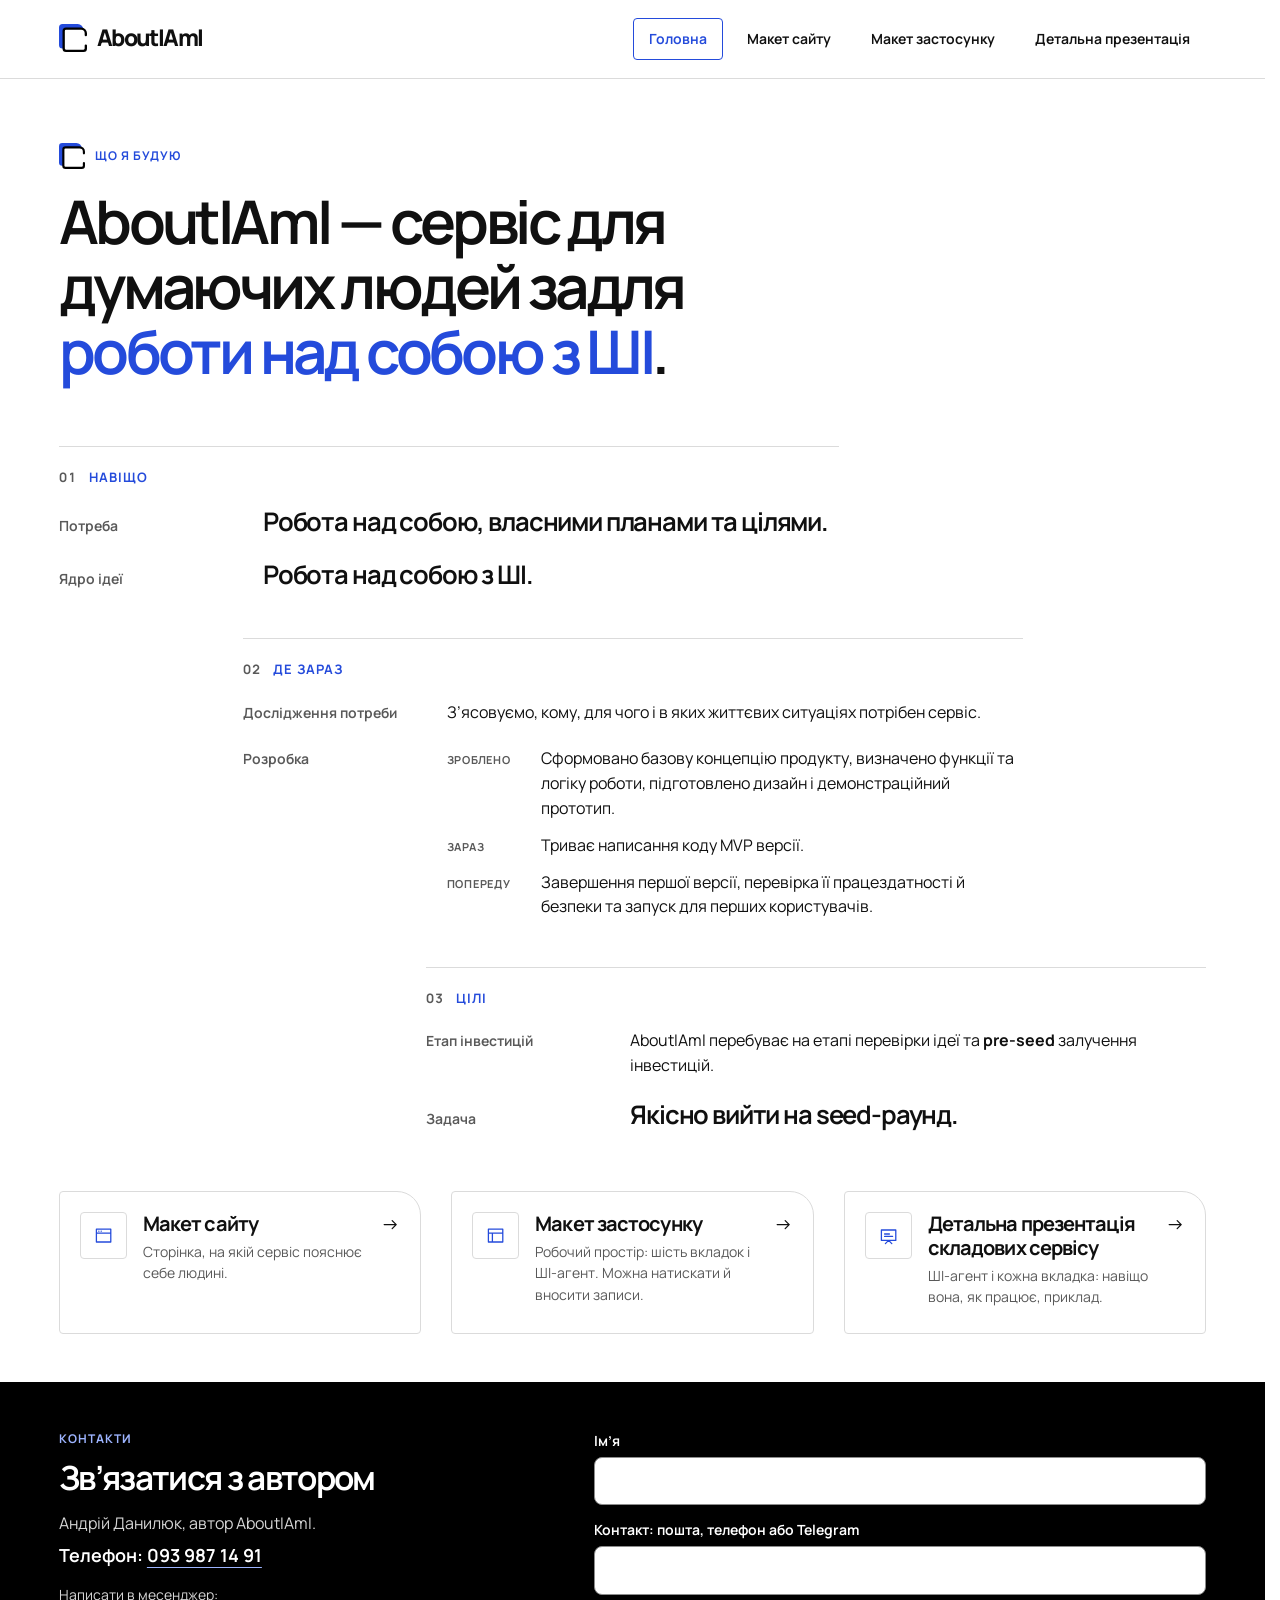
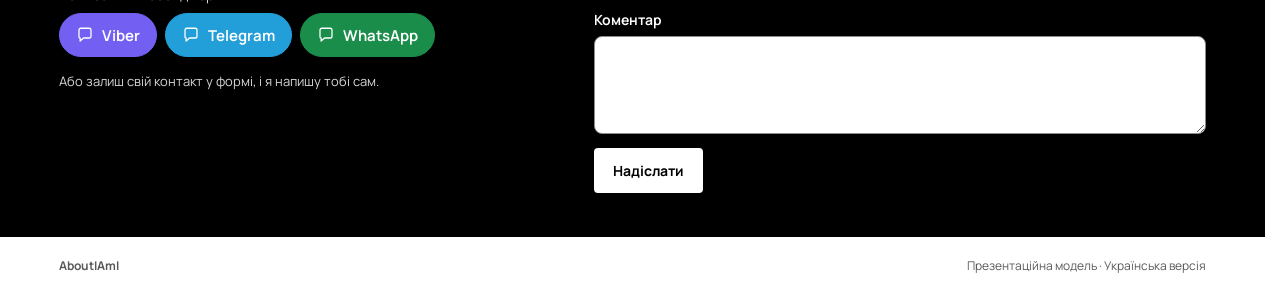
<file: mvp/index.html>
<!doctype html>
<html lang="uk"><head><meta charset="utf-8"><meta name="viewport" content="width=device-width, initial-scale=1"><meta name="theme-color" content="#ffffff"><meta name="color-scheme" content="light"><title>AboutIAmI · Огляд і макети</title><meta name="description" content="AboutIAmI — сервіс для думаючих людей задля роботи над собою з ШІ: що я будую, макет сайту, макет застосунку й детальна презентація складових."><link rel="icon" href="data:image/svg+xml,%3Csvg xmlns='http://www.w3.org/2000/svg' viewBox='0 0 24 24'%3E%3Crect width='20' height='20' rx='3' fill='%23244bdb'/%3E%3Cpath d='M23 10V8q0-4-4-4H6Q4 4 4 6v15q0 2 2 2h15q2 0 2-2v-3' stroke='black' fill='white' stroke-width='2'/%3E%3C/svg%3E"><link rel="stylesheet" href="style.css"></head>
<body><a class="skip" href="#content">До вмісту</a><div id="root"></div><div id="modal"></div><div id="notice" role="status" aria-live="polite"></div><noscript>Увімкни JavaScript, щоб гортати презентацію та працювати з макетом.</noscript><script src="app.js"></script><script src="track.js?v=5"></script></body></html>
</file>
<file: mvp/style.css>
@font-face {
  font-family: "Manrope"; font-style: normal; font-weight: 200 800; font-display: swap;
  src: url("[data-uri]") format("woff2");
  unicode-range: U+0301, U+0400-045F, U+0490-0491, U+04B0-04B1, U+2116;
}
@font-face {
  font-family: "Manrope"; font-style: normal; font-weight: 200 800; font-display: swap;
  src: url("[data-uri]") format("woff2");
  unicode-range: U+0000-00FF, U+0131, U+0152-0153, U+02BB-02BC, U+02C6, U+02DA, U+02DC, U+0304, U+0308, U+0329, U+2000-206F, U+20AC, U+2122, U+2191, U+2193, U+2212, U+2215, U+FEFF, U+FFFD;
}

*{box-sizing:border-box}html{scrollbar-gutter:stable;scroll-behavior:smooth}body{margin:0;color:#101010;background:white;font:400 16px/1.55 Manrope,system-ui,sans-serif;-webkit-text-size-adjust:100%;--blue:#244bdb;--muted:#595959;--rule:#dbdbdb;--pale:#edf1ff}button,input,textarea,select{font:inherit;color:inherit}button,a,select,summary{touch-action:manipulation}button,select,summary{cursor:pointer}a{color:inherit;text-decoration:none}button{background:white}button:focus-visible,a:focus-visible,summary:focus-visible,input:focus-visible,select:focus-visible,textarea:focus-visible{outline:3px solid var(--blue);outline-offset:3px}svg{display:block;flex-shrink:0}.ico{width:1.2em;height:1.2em;display:inline-block;vertical-align:middle;fill:none;stroke:currentColor;stroke-width:1.6;stroke-linecap:round;stroke-linejoin:round}.brand{display:inline-flex;gap:10px;align-items:center;font-size:23px;font-weight:800;letter-spacing:-.07em;white-space:nowrap}.brand svg{width:28px;height:28px}.bound{width:min(1280px,100%);margin:auto;padding-inline:clamp(18px,4.6vw,72px)}.sitehead{display:flex;align-items:center;justify-content:space-between;min-height:78px;gap:15px}.topline{border-bottom:1px solid var(--rule)}.nav{display:flex;align-items:center;gap:8px}.nav a,.quiet,.smallbtn{font-size:14px;font-weight:650;padding:9px 15px;border:1px solid transparent;border-radius:4px;display:inline-flex;gap:8px;align-items:center;justify-content:center;min-height:42px}.nav a[aria-current=page]{border-color:var(--blue);color:var(--blue)}.nav a:hover,.quiet:hover,.smallbtn:hover{color:var(--blue);text-decoration:underline}.nav a:last-child .ico{width:14px}.kicker,.micro{font-size:12px;font-weight:700;letter-spacing:.08em;text-transform:uppercase;color:var(--muted)}.kicker{display:flex;gap:10px;align-items:center;color:var(--blue)}.kicker:before{content:"";width:26px;height:2px;background:currentColor}.hero{display:grid;grid-template-columns:1fr 1fr;gap:clamp(26px,4.3vw,68px);align-items:center;padding-block:clamp(45px,5vw,79px) 48px}.hero h1,.deckintro h1{font-size:clamp(43px,4.9vw,72px);line-height:1.07;letter-spacing:-.066em;font-weight:650;margin:22px 0}.hero h1 em{font-weight:inherit;color:var(--blue);font-style:normal}.hero p,.lede{max-width:55ch;color:#484848;font-size:clamp(16px,1.3vw,19px);line-height:1.57}.hero p{margin:10px 0}.actions{display:flex;flex-wrap:wrap;gap:10px;align-items:center;margin-top:26px}.button{display:inline-flex;align-items:center;justify-content:center;gap:11px;border:1px solid #8c8c8c;min-height:45px;padding:10px 18px;border-radius:4px;font-size:14px;font-weight:650;background:white;line-height:1.4}.button.primary{border:2px solid var(--blue);padding:9px 17px;font-weight:700}.button:hover,.smallbtn:hover{border-color:var(--blue);color:var(--blue)}.button:disabled{opacity:.45;cursor:default}.smallbtn{border-color:var(--rule);padding:7px 12px}.textlink{color:var(--blue);font-weight:650;text-decoration:underline;text-underline-offset:4px}.muted{color:var(--muted)}.mapfigure{margin:0;min-width:0;border:1px solid var(--rule);border-radius:4px;overflow:hidden}.figurehead,.figurefoot{display:flex;align-items:center;justify-content:space-between;padding:13px 18px;gap:10px}.figurehead{border-bottom:1px solid var(--rule)}.figurehead span:last-child,.figurefoot{color:var(--muted);font-size:12px}.figurehead .micro{color:var(--blue);font-size:10px}.mapcanvas{width:100%;height:auto;aspect-ratio:530 / 336;touch-action:manipulation}.mapcanvas text{font-family:Manrope,system-ui,sans-serif}.mapcanvas .node:hover rect{stroke:var(--blue);stroke-width:2}.figurefoot{border-top:1px solid var(--rule)}.figurefoot span{display:inline-flex;align-items:center;gap:6px}.figurefoot b{width:7px;height:7px;background:var(--blue);border-radius:50%}.foot{border-top:1px solid var(--rule);padding-block:20px;margin-top:42px;color:var(--muted);font-size:12px}.foot .bound,.sectionhead,.spread,.bar,.dock,.app-title{display:flex;align-items:center;justify-content:space-between;gap:15px}.sectionhead{border-top:1px solid var(--rule);padding-top:27px;align-items:baseline}.sectionhead h2,.sectiontitle{font-size:clamp(25px,2.7vw,39px);letter-spacing:-.055em;line-height:1.2;margin:6px 0 17px;font-weight:650}.routes{display:grid;grid-template-columns:1fr 1fr;gap:24px}.routecard{padding:20px 0 16px;border-top:1px solid var(--rule);display:grid;grid-template-columns:auto 1fr auto;gap:16px;align-items:start}.routecard>i,.iconbox{display:grid;place-items:center;width:47px;height:47px;border:1px solid var(--rule);border-radius:4px;color:var(--blue)}.routecard strong{font-size:22px;line-height:1.2;letter-spacing:-.045em}.routecard p{margin:5px 0;color:var(--muted);font-size:14px}.routecard:hover strong{color:var(--blue)}.routecard>.ico{margin-top:3px}.about{border-top:1px solid var(--rule);margin-top:22px;padding-top:29px;display:grid;grid-template-columns:1fr 2fr;gap:36px}.about p{margin:0;max-width:62ch}.skip{position:absolute;left:-1000px;top:4px}.skip:focus{left:6px;z-index:4;background:white;padding:10px}.deckintro{padding-top:30px}.bar{font-size:13px;color:var(--muted)}.count{font-variant-numeric:tabular-nums;color:var(--blue);font-weight:700}.segments{display:flex;gap:4px;margin:15px 0 0}.segments a{height:21px;position:relative;flex:1}.segments a:after{content:"";position:absolute;left:0;right:0;top:9px;height:3px;background:var(--rule)}.segments a.visited:after{background:var(--blue)}.deckbody{display:grid;grid-template-columns:1fr 1fr;gap:clamp(26px,5vw,80px);align-items:center;min-height:405px;padding-block:35px}.deckbody h1{font-size:clamp(36px,4vw,61px);line-height:1.1;margin:18px 0}.deckbody p{max-width:55ch;margin:12px 0}.visual{border:1px solid var(--rule);border-radius:4px 24px 4px 4px;min-width:0;padding:clamp(18px,3vw,35px)}.visual .smalltitle{margin:12px 0 18px;font-size:clamp(23px,2vw,34px);letter-spacing:-.05em;line-height:1.2}.visual .micro{color:var(--blue)}.visual .sample{font-size:12px;color:var(--muted);margin-top:18px}.sampleline,.logline{display:flex;gap:12px;border-top:1px solid var(--rule);padding:10px 0;align-items:baseline}.sampleline b{color:var(--blue);font-variant-numeric:tabular-nums}.sampleline span{font-size:15px}.dock{border-top:1px solid var(--rule);padding-top:18px}.dock .actions{margin:0}.toc{display:grid;gap:5px}.toc a{padding:8px 10px;border-radius:3px}.toc a:hover,.toc a.active{color:var(--blue);background:var(--pale)}.worktop{padding-block:13px;flex-wrap:wrap;font-size:13px}.worktop .quiet{padding:3px 6px;min-height:34px}.worktop .micro{font-size:10px;color:var(--blue)}.work{display:grid;grid-template-columns:minmax(205px,245px) minmax(0,1fr);border:1px solid var(--rule);min-height:490px;border-radius:4px}.agent{border-right:1px solid var(--rule);padding:22px 16px;min-width:0}.agent summary{font-size:14px;font-weight:700;list-style:none}.agent summary::-webkit-details-marker{display:none}.agent summary .ico{color:var(--blue);margin-right:5px}.agent p,.agent .answer,.agent .hint{font-size:14px}.hint{font-size:13px;color:var(--muted)}.agent .smallbtn{width:100%;margin:3px 0;justify-content:flex-start;text-align:left;font-size:13px}.answer{border-left:2px solid var(--blue);padding:8px 12px;margin-block:13px;overflow-wrap:anywhere}.mainpane{display:flex;flex-direction:column;min-width:0}.app-title{border-bottom:1px solid var(--rule);padding:13px 22px;font-size:14px}.app-title .brand{font-size:17px}.app-title .brand svg{width:21px;height:21px}.workspace{padding:22px clamp(16px,3vw,42px);flex:1}.workspace h1,.stage h1{font-size:clamp(26px,3vw,39px);letter-spacing:-.055em;line-height:1.18;margin:4px 0 8px}.workspace h2{font-size:19px;margin:10px 0 6px}.workspace p{margin:5px 0 15px}.app-tabs{display:grid;grid-template-columns:repeat(6,1fr);border-top:1px solid var(--rule);gap:3px;padding:7px}.app-tabs a{font-size:13px;font-weight:650;text-align:center;border:1px solid transparent;min-height:40px;padding:8px 2px;border-radius:4px;align-content:center}.app-tabs a[aria-current=page]{color:var(--blue);border:2px solid var(--blue);padding:7px 1px}.app-tabs a:hover{color:var(--blue)}.record{border-left:2px solid var(--line,#8c8c8c);padding:7px 0 7px 15px;margin:16px 0;overflow-wrap:anywhere}.record p{margin:5px 0}.record .quiet{padding:4px 0;margin-right:12px;min-height:32px;color:var(--blue);font-size:13px}.horizon{padding:10px 0;border-bottom:1px solid var(--rule)}.horizon>.spread>strong{font-size:15px}.checkrow{display:flex;align-items:center;gap:9px;margin:6px 0;overflow-wrap:anywhere}.checkrow input{width:19px;height:19px;accent-color:var(--blue)}.checkrow input:checked+span{text-decoration:line-through;color:var(--muted)}.lifecard{position:relative;max-width:430px;min-height:218px;margin:19px auto;padding:24px;border:1px solid #8c8c8c;border-radius:4px 24px 4px 4px}.lifecard:before{content:"";position:absolute;top:-6px;left:8px;right:9px;height:5px;border:1px solid var(--rule);border-bottom:0;border-radius:4px 8px 0 0}.lifecard h2{font-size:28px;letter-spacing:-.05em}.lifecard p{font-size:15px}.cardnav{display:flex;justify-content:center;gap:10px;align-items:center}.meter{height:7px;background:#e1e1e1;border-radius:3px;overflow:hidden;margin:10px 0}.meter i{height:100%;display:block;background:#006b50}.stat{font-size:39px;letter-spacing:-.06em;line-height:1.2}.pill{padding:3px 7px;border:1px solid var(--rule);border-radius:4px;display:inline-flex;font-size:12px}.schemapad{position:relative;padding:10px 0}.schemapad svg{width:100%;height:auto;max-height:240px}.question{padding:10px 0;border-bottom:1px solid var(--rule)}.question summary{font-weight:650}.question p{font-size:14px;margin:8px 0}.field{display:grid;gap:5px;margin:12px 0;font-size:14px;font-weight:650}.field input,.field textarea,.field select,.atlas select{width:100%;border:1px solid #8c8c8c;border-radius:4px;padding:9px;background:white;font-size:16px}.field textarea{min-height:85px;resize:vertical}.overlay{position:fixed;inset:0;background:rgb(0 0 0/.24);display:grid;place-items:center;padding:14px;z-index:30}.dialog{width:min(520px,100%);max-height:88vh;max-height:88dvh;overflow:auto;background:white;border:1px solid #8c8c8c;border-radius:4px 24px 4px 4px;padding:24px}.dialog h2{margin:4px 0 12px;font-size:25px;letter-spacing:-.04em}.dialog .close{border:0;background:white;min-width:42px;min-height:42px}.dialog .actions{margin-top:16px}#notice:not(:empty){position:fixed;bottom:17px;left:50%;transform:translateX(-50%);max-width:92vw;width:max-content;border:1px solid #006b50;border-radius:4px;padding:10px 16px;background:white;color:#005640;font-size:14px;z-index:35}.atlas{padding-top:20px}.atlas .fields{display:grid;grid-template-columns:1fr 1fr;gap:10px}.atlas iframe{border:1px solid var(--rule);width:100%;height:70vh;height:70dvh;min-height:450px;background:white}.stage{max-width:640px;margin:40px auto;padding:26px;border:1px solid var(--rule);border-radius:4px 24px 4px 4px}.stage p{color:var(--muted)}.stage .brand{margin-bottom:24px}.gallerylink{display:inline-flex;align-items:center;gap:7px}.smallnum{color:var(--blue);font-size:13px;font-weight:700}.note-row{padding:18px 0;color:var(--muted);font-size:13px}.questionlink{display:block;font-weight:650}.app-title button{white-space:nowrap}.resource{border-top:1px solid var(--rule);padding:10px 0;display:flex;align-items:center;justify-content:space-between;gap:12px}.resource a{color:var(--blue);overflow-wrap:anywhere}.textbtn{display:inline;border:0;padding:2px;color:var(--blue);text-decoration:underline;text-underline-offset:3px}.vis-note{color:var(--muted);font-size:12px}.stepchips{display:flex;flex-wrap:wrap;gap:6px}.stepchips a{border:1px solid var(--rule);padding:5px 9px;border-radius:3px;font-size:13px}.stepchips a:hover{border-color:var(--blue)}.visually-hidden{position:absolute;width:1px;height:1px;clip-path:inset(50%);overflow:hidden}
@media(max-width:900px){.work{grid-template-columns:190px minmax(0,1fr)}.hero{gap:25px}.app-tabs a{font-size:12px}.bound{padding-inline:26px}}
@media(max-width:767px),(max-height:499px){.bound{padding-inline:18px}.sitehead{min-height:62px;gap:8px}.sitehead .brand{font-size:20px;gap:6px}.sitehead .brand svg{width:22px;height:22px}.nav{gap:0}.nav a{min-height:42px;font-size:12px;padding:6px 8px}.nav a .ico{display:none}.hero,.deckbody,.about{grid-template-columns:1fr}.hero{padding-block:30px 27px;gap:24px}.hero h1{font-size:clamp(37px,7.5vw,56px);margin:13px 0;max-width:18ch}.hero p{font-size:16px}.hero .actions{margin-top:17px}.mapfigure{max-width:570px;width:100%;justify-self:center}.routes{gap:7px;grid-template-columns:1fr}.sectionhead{padding-top:19px}.routecard{padding:13px 0}.about{gap:5px}.deckbody{min-height:0;padding:16px 0;gap:10px}.deckbody h1{margin:9px 0;font-size:35px}.deckbody .lede{font-size:16px}.deckintro{padding-top:16px}.visual{padding:15px}.visual .smalltitle{margin:5px 0 10px;font-size:23px}.sampleline{padding:6px 0}.dock{flex-wrap:wrap;gap:10px}.work{display:flex;flex-direction:column}.agent{order:2;border-right:0;border-top:1px solid var(--rule);padding:12px}.app-tabs{grid-template-columns:repeat(3,1fr)}.workspace{padding:14px;min-height:320px}.app-title{padding:9px 12px}.worktop{padding-block:8px;gap:4px}.worktop .quiet{font-size:12px}.atlas .fields{grid-template-columns:1fr}.atlas iframe{min-height:485px}.foot{margin-top:23px}.foot .bound{align-items:start;flex-wrap:wrap}.figurehead,.figurefoot{padding:8px 12px}.stage{margin:20px auto}.kicker{font-size:10px}.note-row{padding-block:10px}.actions{gap:6px}.button{padding:10px 13px}.button.primary{padding:9px 12px}}
@media(max-width:374px){.sitehead{flex-wrap:wrap;padding-block:4px;gap:0}.sitehead .brand{font-size:17px}.nav a{font-size:11px;padding:6px}.bound{padding-inline:12px}.figurefoot{font-size:10px}.dock .button{font-size:13px}.routecard{gap:9px}.stat{font-size:29px}}
@media(prefers-reduced-motion:reduce){html{scroll-behavior:auto}}
.featureslist{border-top:1px solid var(--rule);padding-top:12px;margin-top:20px;font-size:14px}.featureslist summary{font-weight:650;color:var(--blue);min-height:33px}.featureslist summary span{font-size:11px;margin-left:4px}.featureslist .stepchips{margin:5px 0 10px}.slide-meter{margin:18px 0}.slide-meter>div:first-child{display:flex;align-items:baseline;gap:12px}.slide-meter b{font-size:36px;letter-spacing:-.06em}.slide-meter b small{font-size:21px;color:var(--muted)}.slide-meter span{font-size:13px;color:var(--muted)}.ticks{display:flex;gap:4px;margin-top:5px}.ticks i{flex:1;height:7px;background:var(--rule)}.ticks .on{background:#006b50}.slide-map{width:100%;max-height:100px;margin:18px 0}.visual>.vis-note{display:inline-flex;align-items:center;min-height:44px}

.presentation-toolbar {
  position: sticky;
  top: 0;
  z-index: 5;
  padding: 12px 0 6px;
  background: white;
  border-bottom: 1px solid var(--rule);
}
.presentation-section {
  display: flex;
  flex-direction: column;
  min-height: calc(100vh - 108px);
  min-height: calc(100svh - 108px);
  padding: 12px 0 32px;
}
.presentation-section + .presentation-section { border-top: 1px solid var(--rule); }
.presentation-section .deckbody { flex: 1; }
@media(min-width:768px) and (min-height:500px) {
  .presentation-section .deckbody { align-items:start;align-content:center; }
}
.presentation-section .visual { background:#f7f7f7; }
@media(max-width:480px) {
  .presentation-section .sampleline { display:grid;grid-template-columns:minmax(0,1fr);gap:4px; }
}
.presentation-section .kicker:before { content:none; }
.presentation-section .kicker>svg { width:26px;height:26px; }
.deckbody .slide-heading {
  font-size: clamp(36px,4vw,61px);
  line-height: 1.1;
  letter-spacing: -.066em;
  font-weight: 650;
  margin: 18px 0;
}
.slide-heading:focus { outline: none; }
.presentation-intro .hero { grid-template-columns:minmax(0,1fr); }
.presentation-intro .hero>div { max-width:900px; }
.presentation-intro .hero .slide-heading { font-size:clamp(43px,4.9vw,72px);line-height:1.07;letter-spacing:-.066em;font-weight:650;margin:22px 0; }
.presentation-intro .hero .slide-heading em { font-style:normal;color:var(--blue); }
.presentation-intro .dock { margin-top:32px; }
@media(min-width:768px) and (min-height:500px) {
  .presentation-intro .hero { flex:1;align-content:center;padding-block:32px; }
  .presentation-intro .hero p { max-width:64ch;font-size:clamp(17px,1.45vw,21px); }
}
.intro-direction { margin:0;color:#000; }
.intro-direction > span { color:var(--blue); }
.presentation-intro .about p+p { margin-top:16px; }
.presentation-toolbar .segments { margin-top: 4px; }
.presentation-toolbar .segments a { min-height: 30px; }
.presentation-toolbar .segments a:after { top: 14px; }
.presentation-toolbar .segments a[aria-current]::after { height: 5px; }
@media(max-width:767px),(max-height:499px) {
  .deckbody .slide-heading { font-size: 35px; margin: 9px 0; }
  .presentation-section { padding-bottom: 24px; }
  .presentation-intro .hero .slide-heading { font-size:clamp(37px,7.5vw,56px);margin:13px 0;max-width:18ch; }
}

/* Accepted product landing, scoped independently from the investor presentation. */
.product-home { color:#000; }
.product-home h1,.product-home h2,.product-home h3 { margin:0;font-weight:600;letter-spacing:-.025em; }
.product-home h1 { font-size:clamp(34px,4.4vw,58px);line-height:1.14; }
.product-home h2 { font-size:clamp(27px,3vw,40px);line-height:1.25; }
.product-home h3 { font-size:24px;line-height:1.35; }
.product-home h2:focus { outline:none; }
.product-home .button { border-radius:14px;min-height:48px;padding:12px 22px;font-weight:600; }
.product-home .button.primary { background:var(--blue);color:white;border:1px solid var(--blue); }
.home-nav { display:flex;align-items:center;justify-content:flex-end;gap:30px;padding-block:16px;border-bottom:1px solid var(--rule);font-size:14px; }
.home-nav>a:not(.button) { min-height:44px;display:flex;align-items:center; }
.home-nav a:hover { color:var(--blue); }
.home-hero { padding:66px 0 90px;display:grid;grid-template-columns:1.2fr 1fr;gap:60px;align-items:center; }
.home-prose { font-size:16px;line-height:1.75; }
.home-prose p { margin:0;line-height:1.7; }
.home-prose p+p { margin-top:20px; }
.home-prose strong { font-weight:650; }
.home-prose ul,.home-prose ol { margin:16px 0;padding-left:1.25rem; }
.home-prose li+li { margin-top:12px; }
.home-hero .home-prose { font-size:18px;max-width:560px;margin-top:30px; }
.home-hero .actions { margin-top:34px;gap:24px; }
.home-textlink { display:inline-flex;align-items:center;gap:12px;font-size:14px;min-height:44px;color:var(--blue); }
.home-art { position:relative;width:100%;min-height:420px;display:flex;align-items:center;justify-content:center; }
.home-connections { position:absolute;inset:0;width:100%;height:100%;color:#00000030; }
.home-module { position:absolute;width:156px;padding:20px;border:1px solid #00000024;border-radius:14px;background:#fff;min-height:94px;font-size:15px;text-align:left;transition:border-color .2s,transform .2s; }
.home-module:hover { border-color:var(--blue);transform:translateY(-3px); }
.home-module small { display:block;color:#666;font-size:11px;margin-top:16px; }
.home-module.in-focus { border-color:var(--blue);color:var(--blue); }
.home-module .tiny-line { display:block;width:50%;height:1px;background:currentColor;opacity:.25;margin-top:16px; }
.home-m1 { top:5%;left:4%; }.home-m2 { top:13%;right:0; }.home-m3 { top:42%;left:25%;z-index:1; }
.home-m4 { bottom:6%;left:0; }.home-m5 { bottom:0;right:4%; }.home-m6 { right:0;top:47%;width:100px;min-height:70px;padding:13px;font-size:12px; }
.home-art-caption { position:absolute;bottom:-34px;font-size:11px;color:#666;letter-spacing:.02em;text-align:center; }
.home-section { padding:88px 0;border-top:1px solid #00000024;scroll-margin-top:24px; }
.home-grid { display:grid;grid-template-columns:1fr 1.2fr;gap:80px; }
.home-eyebrow { font-size:13px;color:#666;display:flex;align-items:center;gap:16px;margin-bottom:24px; }
.home-eyebrow>span { color:var(--blue);font-variant-numeric:tabular-nums; }
.home-questions { border-left:1px solid var(--blue);padding-left:32px; }
.home-questions ul { list-style:none;padding:0;margin:0; }
.home-questions li { font-size:clamp(20px,2vw,27px);line-height:1.4;letter-spacing:-.02em; }
.home-questions li+li { margin-top:26px; }
.home-features { display:grid;grid-template-columns:300px minmax(0,1fr);border:1px solid #00000024;border-radius:14px;overflow:hidden;min-height:350px;margin-top:32px; }
.home-feature-tabs { padding:16px;border-right:1px solid #00000024;display:flex;flex-direction:column;gap:4px; }
.home-feature-tabs button { min-height:44px;border:0;border-radius:10px;padding:14px 16px;text-align:left;display:flex;align-items:center;gap:20px;font-size:16px; }
.home-feature-tabs button>span { font-size:11px;color:#666; }
.home-feature-tabs button[aria-selected=true] { color:var(--blue);box-shadow:inset 0 0 0 1px var(--blue); }
.home-feature-tabs button[aria-selected=true]>span { color:var(--blue); }
.home-feature-content { padding:48px;display:flex;flex-direction:column;justify-content:center; }
.home-feature-content h3 { margin-bottom:20px; }
.home-feature-content .home-textlink { margin-top:24px;align-self:flex-start; }
.home-agent h2 { margin-bottom:32px; }
.home-agent .home-prose { font-size:18px; }
.home-theory { border:1px solid #00000024;border-radius:14px;padding:30px; }
.home-theory ol { padding-left:24px; }
.home-theory li { padding:14px 0 14px 10px;border-bottom:1px solid #00000024; }
.home-theory li:last-child { border-bottom:0; }
.home-closing { padding:70px 0 50px;display:flex;align-items:center;justify-content:space-between;gap:40px; }
.home-closing .home-prose { font-size:clamp(24px,3vw,38px);line-height:1.4;max-width:760px; }
.home-closing p { line-height:1.4; }.home-closing .button { flex-shrink:0; }
@media(max-width:1050px) {
  .home-hero { gap:24px; }.home-art { min-height:380px; }.home-module { width:135px;padding:16px; }.home-m6 { width:90px; }
  .home-grid { gap:40px; }.home-features { grid-template-columns:230px minmax(0,1fr); }.home-feature-content { padding:32px; }
}
@media(max-width:800px) {
  .home-hero { grid-template-columns:1fr;padding:46px 0 74px;gap:40px; }.home-hero h1 { font-size:36px; }
  .home-hero .home-prose { font-size:16px;margin-top:24px; }.home-art { min-height:340px;max-width:460px;margin:auto; }
  .home-hero .actions { gap:18px; }.home-section { padding:54px 0; }.home-grid { grid-template-columns:1fr;gap:30px; }
  .home-section h2 { font-size:30px; }.home-questions { padding-left:24px; }.home-questions li { font-size:22px; }
  .home-features { grid-template-columns:1fr; }.home-feature-tabs { border-right:0;border-bottom:1px solid #00000024;display:grid;grid-template-columns:repeat(3,minmax(0,1fr));padding:12px;gap:4px; }
  .home-feature-tabs button { font-size:12px;padding:10px 5px;justify-content:center; }.home-feature-tabs button>span { display:none; }
  .home-feature-content { padding:28px 24px;min-height:340px; }.home-feature-content h3 { font-size:22px; }
  .home-agent .home-prose { font-size:16px; }.home-closing { flex-direction:column;align-items:flex-start;padding:50px 0 30px; }.home-closing .home-prose { font-size:27px; }
}
@media(max-width:374px) {
  .home-nav { gap:16px;font-size:12px; }.home-nav .button { padding:10px 14px; }.home-hero h1 { font-size:32px; }
  .home-module { width:122px;padding:14px;font-size:14px; }.home-m3 { left:18%; }.home-m6 { width:80px;padding:10px;font-size:11px; }
  .home-feature-content { padding:24px 18px; }.home-theory { padding:22px; }
}
@media(prefers-reduced-motion:reduce) { .home-module { transition:none; }.home-module:hover { transform:none; } }
@media(max-width:680px) { .sitehead { flex-wrap:wrap;padding-block:6px;gap:4px; }.sitehead .nav { display:grid;grid-template-columns:repeat(3,minmax(0,1fr));width:100%;align-items:stretch; } }

/* Separate proposal for review, alongside the current introduction. */
.presentation-proposal { margin-top:36px;padding:clamp(20px,3vw,36px);background:#f1f1f1;border:1px solid #d2d2d2;border-radius:6px;color:#202020; }
.presentation-proposal-label { margin:0 0 16px;font-size:12px;line-height:1.5;font-weight:700;color:#565656;letter-spacing:.025em; }
.presentation-proposal h3 { margin:0 0 16px;font-size:clamp(28px,3vw,42px);line-height:1.16;letter-spacing:-.045em;font-weight:650; }
.presentation-proposal-intro { max-width:75ch;margin:0; }
.presentation-proposal-paths { display:grid;grid-template-columns:repeat(3,minmax(0,1fr));gap:26px;margin-top:28px; }
.presentation-proposal-paths>section { min-width:0;border-top:1px solid #c8c8c8;padding-top:16px; }
.presentation-proposal-number { font-size:12px;font-weight:700;color:#595959; }
.presentation-proposal-paths h4 { font-size:20px;line-height:1.3;font-weight:650;margin:8px 0 10px;letter-spacing:-.025em; }
.presentation-proposal-paths p { margin:0;font-size:15px;line-height:1.6; }
.presentation-proposal-common { margin:26px 0 0;border-top:1px solid #c8c8c8;padding-top:20px;font-weight:600;max-width:80ch; }
@media(max-width:800px) { .presentation-proposal-paths { grid-template-columns:minmax(0,1fr);gap:20px; }.presentation-proposal { margin-top:26px; } }

.sampleline .sample-link{text-decoration:underline;text-underline-offset:3px}

.presentation-section.presentation-final{min-height:0;padding:24px 0 40px}
.deck-final{display:flex;flex-direction:column;gap:22px}
.deck-final__actions{display:flex;flex-wrap:wrap;gap:16px;margin:0}
.deck-final .deck-final__btn{min-height:64px;padding:12px 28px;font-size:18px;flex:0 1 300px}
@media (max-width:760px){.deck-final .deck-final__btn{flex:1 1 100%}}

/* ===== Альтернативна версія: головна, поради, оновлений макет застосунку ===== */
@media(max-width:900px){.nav{gap:2px}.nav a{font-size:12.5px;padding:7px 8px}}
@media(max-width:680px){.sitehead .nav{grid-template-columns:repeat(2,minmax(0,1fr))}}

/* Головна */
.mainpage{padding-top:clamp(30px,5vw,68px)}
.main-hero .kicker:before{content:none}.main-hero .kicker>svg{width:26px;height:26px}
.main-hero h1{font-size:clamp(34px,4.7vw,66px);line-height:1.08;letter-spacing:-.06em;font-weight:650;margin:20px 0 0;max-width:21ch}
.main-hero h1 em{font-style:normal;color:var(--blue)}
/* Три блоки один під одним сходинкою: 01 зліва, 02 по центру, 03 справа. Усередині — зліва про що, справа текст. */
.main-cols{display:grid;gap:clamp(30px,4vw,48px);margin-top:clamp(34px,5vw,62px)}
.main-cols article{width:min(100%,780px);border-top:1px solid var(--rule);padding-top:20px}
.main-cols article:nth-child(2){margin-inline:auto}
.main-cols article:nth-child(3){margin-left:auto}
.main-cols h2{font-size:13px;font-weight:700;letter-spacing:.08em;text-transform:uppercase;color:var(--blue);margin:0 0 20px;display:flex;gap:12px}
.main-cols h2 span{color:var(--muted);font-variant-numeric:tabular-nums}
.main-cols dl{margin:0;display:grid;gap:22px}
.main-cols dl>div{display:grid;grid-template-columns:180px minmax(0,1fr);gap:4px 24px;align-items:baseline}
.main-cols dt{font-size:14px;color:var(--muted);font-weight:650}
.main-cols dd{margin:0;font-size:16px;line-height:1.55;max-width:60ch;min-width:0}
@media(max-width:640px){.main-cols dl>div{grid-template-columns:1fr}}
.main-cols dd.big{font-size:clamp(22px,2vw,27px);line-height:1.2;letter-spacing:-.045em;font-weight:650;text-wrap:balance}
.main-cols dd b{font-weight:700}
.main-steps{list-style:none;margin:0;padding:0;display:grid;gap:12px}
.main-steps li{display:grid;grid-template-columns:84px minmax(0,1fr);gap:10px;align-items:baseline}
.main-steps b{font-size:11px;letter-spacing:.07em;text-transform:uppercase;color:var(--muted)}
.main-routes{display:grid;grid-template-columns:repeat(3,minmax(0,1fr));gap:clamp(16px,2.4vw,30px);margin-top:clamp(34px,5vw,60px)}
.main-routes .routecard{border:1px solid var(--rule);border-radius:4px 24px 4px 4px;padding:20px;min-height:132px}
.main-routes .routecard:hover{border-color:var(--blue)}
.main-routes .routecard strong{font-size:20px;display:block}
@media(max-width:900px){.main-routes{grid-template-columns:1fr}.main-routes .routecard{min-height:0}}

/* Поради до макета сайту: сірі блоки, не частина сайту */

/* Три шляхи в детальній презентації */
.presentation-proposal-paths .presentation-proposal-entry{font-size:11.5px;font-weight:700;letter-spacing:.07em;text-transform:uppercase;color:var(--blue);margin:0 0 8px}
.presentation-proposal-paths .presentation-proposal-chain{margin-top:12px;font-size:13px;font-weight:650;color:#333}
.presentation-proposal-paths h4{margin-bottom:6px}

/* Макет застосунку: ближче до екранів продукту */
.brk,.msg.from-agent{position:relative;padding:12px 14px}
.brk:before,.brk:after,.msg.from-agent:before,.msg.from-agent:after{content:"";position:absolute;pointer-events:none;border:1px solid #8c8c8c;height:min(44px,calc(100% - 10px))}
.brk:before,.msg.from-agent:before{top:0;right:0;width:58%;border-left:0;border-bottom:0;border-radius:0 4px 0 0}
.brk:after,.msg.from-agent:after{bottom:0;left:0;width:34%;border-right:0;border-top:0;border-radius:0 0 0 4px}
.work{grid-template-columns:minmax(230px,286px) minmax(0,1fr);min-height:560px}
.agent{padding:16px 14px}
.agent summary{margin-bottom:12px}
.chatlog{display:flex;flex-direction:column;gap:10px;max-height:440px;overflow:auto;padding:2px 2px 6px;scrollbar-width:thin}
.msg{max-width:96%}
.agent .msg p{margin:0;font-size:13.5px;line-height:1.45}.agent .msg p+p{margin-top:7px}
.msg.from-user{align-self:flex-end;text-align:right;padding:2px}
.msg.from-agent{align-self:flex-start}
.msg.ok p:first-child{font-weight:700}.msg.ok .ico{color:#006b50;margin-right:6px}
.chatchips{display:grid;gap:5px;margin-top:10px;padding-top:10px;border-top:1px solid var(--rule)}
.agent .chatchips .hint{font-size:12px}
.agent .chatchips .smallbtn{margin:0;min-height:38px}
.composer{display:flex;gap:4px;margin-top:10px}
.composer input{flex:1;min-width:0;border:1px solid #8c8c8c;border-radius:4px;padding:8px 10px;font-size:16px;background:#fff}
.iconbtn{display:inline-grid;place-items:center;min-width:40px;min-height:40px;border:0;background:none;border-radius:4px;color:#000;padding:0}
.iconbtn:hover{color:var(--blue)}
.app-title .smallbtn{border-color:#8c8c8c}
.app-tabs a{border:1px solid #8c8c8c}
.pagehead{display:flex;align-items:center;gap:10px;margin-bottom:10px}
.workspace .pagehead h1{font-size:24px;letter-spacing:-.04em;margin:0}
.helpbtn{width:36px;height:36px;border-radius:50%;border:1px solid #8c8c8c;font-size:15px;font-weight:700;line-height:1;display:inline-grid;place-items:center;padding:0}
.helpbtn:hover{border-color:var(--blue);color:var(--blue)}
.pagehelp{border-left:2px solid var(--blue);padding:2px 0 2px 14px;margin:0 0 22px;font-size:14px;color:#333;max-width:80ch}
.workspace .pagehelp p{margin:0 0 4px}
.center{display:flex;justify-content:center;margin-top:8px}
.workspace .hint{margin:6px 0 12px}

.decl{margin:0 0 24px}
.workspace .decl h2{font-size:16px;font-weight:700;margin:0 0 8px}
.workspace .decl .brk p{margin:0}
.comments{list-style:none;margin:14px 0 0 auto;padding:0;max-width:min(440px,100%)}
.comments li{display:flex;justify-content:space-between;align-items:baseline;gap:14px;border-top:1px solid var(--rule);padding:7px 0;font-size:14px}
.comments small{color:var(--muted);white-space:nowrap;font-variant-numeric:tabular-nums}
.rowbtns{display:flex;gap:8px;justify-content:center;margin-top:10px}
.rowbtns .smallbtn,.metric .smallbtn,.horizon>.smallbtn{border-color:#8c8c8c;min-height:38px}

.horizon{padding:2px 0 18px;border-bottom:1px solid var(--rule);margin-bottom:16px}
.horizon:last-of-type{border-bottom:0;margin-bottom:0}
.workspace .horizon h2{font-size:17px;font-weight:700;margin:0 0 10px;display:flex;flex-direction:column}
.horizon h2 small{font-size:12px;font-weight:400;color:var(--muted)}
.planrow{display:flex;align-items:center;flex-wrap:wrap;gap:4px 10px;margin:0 0 8px;padding:5px 8px 5px 14px;min-height:48px}
.planrow.sub{margin-left:30px}
.planrow .checkrow{flex:1 1 220px;min-width:0;margin:0}
.planmeta{display:flex;align-items:center;gap:10px;font-size:13px;color:var(--muted)}
.plandate{font-variant-numeric:tabular-nums;font-weight:650}
.planlink{border:0;background:none;display:inline-flex;align-items:center;gap:5px;color:var(--blue);font-size:13px;padding:8px 2px}
.rowtools{display:flex;gap:2px}

.deck{max-width:440px;margin:6px auto 0}
.decktabs{display:flex;flex-direction:column}
.decktabs button{border:1px solid #8c8c8c;border-bottom:0;border-radius:4px 16px 0 0;background:#fff;text-align:left;padding:3px 14px;font-size:13px;color:var(--muted);min-height:27px}
.decktabs button:hover{color:var(--blue);border-color:var(--blue)}
.lifecard{max-width:none;margin:0;min-height:260px;display:flex;flex-direction:column;background:#fff}
.lifecard:before{content:none}
.workspace .lifecard h2{font-size:24px;margin:0}
.workspace .lifecard .meaning{font-size:15px;margin:10px 0 16px}
.cardmeta{display:flex;flex-wrap:wrap;gap:8px 12px;align-items:center;font-size:13px}
.motiveflag{padding:3px 12px;border:1px solid #595959;border-radius:4px;font-weight:650}
.prio{color:var(--muted)}
.flipwrap{margin-top:auto;padding-top:18px;display:flex;justify-content:flex-end}
.button.wide{width:100%;margin:12px 0 4px}
.cardprog{margin:12px 0 2px;font-size:13px}.cardprog .meter{margin:6px 0}
.metric{margin:10px 0;font-size:14px}.metric .meter{margin:8px 0 2px}
.metric .rowtools{justify-content:flex-end;margin-top:6px}
.statechips{display:grid;gap:6px;margin:10px 0 14px}
.statechips button{border:1px solid #8c8c8c;border-radius:4px;padding:9px 12px;text-align:left;font-size:14px;min-height:42px}
.statechips button[aria-pressed=true]{border:2px solid var(--blue);padding:8px 11px;font-weight:700}
.statechip{display:inline-flex;align-items:center;border-radius:4px;padding:3px 10px;font-size:12.5px;font-weight:650;border:1px solid #000;white-space:nowrap}
.statechip.ok{background:#006b50;border-color:#006b50;color:#fff}
.statechip.crit{background:#ac5a3f;border-color:#ac5a3f;color:#fff}
.statechip.none{border-style:dashed}
.history{margin-top:12px;font-size:13px}.history summary{font-weight:650;min-height:32px}
.cardnav{margin-top:16px}

.schemapad{border:1px solid var(--rule);border-radius:4px;padding:6px;margin:4px 0 8px}
.schemapad svg{width:100%;height:auto;max-height:none}
.schemapad svg text{font-family:Manrope,system-ui,sans-serif}
.schemapad a:hover .scard{stroke:var(--blue)}
.workspace .schemenote{margin:0 0 4px}
.connlist{margin:10px 0 0;padding:0;list-style:none;counter-reset:conn}
.connlist li{counter-increment:conn;display:grid;grid-template-columns:22px minmax(0,1fr);gap:2px 10px;padding:9px 0;border-top:1px solid var(--rule);font-size:14px}
.connlist li:before{content:counter(conn);grid-row:1 / span 2;width:20px;height:20px;border:1px solid #000;border-radius:50%;display:grid;place-items:center;font-size:11px;font-weight:700;margin-top:1px}
.connlist span{grid-column:2}

.agrid{display:grid;grid-template-columns:repeat(2,minmax(0,1fr));gap:26px 32px}
.ablock{min-width:0}
.workspace .ablock h2{font-size:17px;font-weight:700;margin:0 0 12px;padding-bottom:8px;border-bottom:1px solid var(--rule);display:flex;flex-direction:column}
.ablock h2 small{font-size:12.5px;font-weight:400;color:var(--muted)}
.workspace .astat{margin:0;font-size:15px}
.arow{margin:8px 0;font-size:14px}
.arow .meter{margin:8px 0 0}
.arow>strong{display:block}
.arow.decision{display:flex;justify-content:space-between;align-items:baseline;gap:14px}.arow.decision small{flex-shrink:0}
.flag{font-size:13px;display:inline-flex;align-items:center;gap:7px;margin-top:3px}
.flag:before{content:"";width:9px;height:9px;border-radius:50%;background:#006b50;flex-shrink:0}
.flag.attn{font-weight:650}.flag.attn:before{background:#ac5a3f;border-radius:2px}
.areport{margin:10px 0;font-size:14px}
.workspace .areport p{margin:6px 0 0}
.alast{margin-top:14px}
@media(max-width:1020px){.agrid{grid-template-columns:1fr}}

.resgroup{margin-top:18px}
.workspace .resgroup h2{font-size:16px;font-weight:700;margin:0 0 8px;padding-bottom:6px;border-bottom:1px solid var(--rule)}
.resource{border-top:0;justify-content:flex-start;margin:0 0 8px;padding:10px 14px}
.resource>a,.resource>.textbtn:first-of-type{flex:1;text-align:left;font-weight:650;background:none}
.stage .kicker{margin-bottom:6px}
@media(max-width:767px),(max-height:499px){.chatlog{max-height:300px}.planrow.sub{margin-left:16px}.agent{padding:12px}}
.schemapad svg{display:block;margin:auto}
.iconbtn .ico{width:20px;height:20px}

/* Макет сайту: малий рядок над заголовком, підзаголовок, низ сторінки */
.home-kicker{margin:0 0 14px;font-size:15px;font-weight:650;letter-spacing:.06em;text-transform:uppercase;color:var(--blue)}
.home-lead{margin:18px 0 0;font-size:clamp(20px,1.9vw,26px);line-height:1.3;letter-spacing:-.03em;font-weight:600;color:#333;max-width:30ch;text-wrap:balance}
.home-hero .home-lead+.home-prose{margin-top:22px}
.sfoot{border-top:1px solid var(--rule);margin-top:20px;padding-block:40px 28px;display:grid;grid-template-columns:1.4fr repeat(3,minmax(0,1fr));gap:28px 36px}
.sfoot-brand p{margin:12px 0 0;font-size:14px;color:var(--muted);max-width:28ch;line-height:1.5}
.sfoot-col{display:flex;flex-direction:column;gap:10px;font-size:14px}
.product-home .sfoot h4{margin:0 0 4px;font-size:12px;font-weight:700;letter-spacing:.08em;text-transform:uppercase;color:var(--muted)}
.sfoot-link{color:var(--ink,#000);text-decoration:underline;text-decoration-color:var(--rule);text-underline-offset:3px;cursor:default}
.sfoot-bottom{grid-column:1/-1;display:flex;flex-wrap:wrap;justify-content:space-between;gap:8px 24px;border-top:1px solid var(--rule);padding-top:18px;font-size:12px;color:var(--muted)}
@media(max-width:800px){.sfoot{grid-template-columns:1fr 1fr}.sfoot-brand{grid-column:1/-1}}
.product-home .home-hero h1{text-wrap:balance}

/* Макет сайту: назва сервісу в шапці сайту й великий заголовок як на головній */
.home-nav{justify-content:space-between}
.home-nav-links{display:flex;align-items:center;gap:30px}
.home-kicker.kicker{font-size:13px;margin:0;text-transform:uppercase}
.home-kicker.kicker:before{content:none}.home-kicker.kicker>svg{width:26px;height:26px}
.product-home h1.home-title{font-size:clamp(36px,4.6vw,64px);line-height:1.08;letter-spacing:-.06em;font-weight:650;margin:20px 0 0;max-width:15ch}
.home-title em{font-style:normal;color:var(--blue)}
@media(max-width:767px){.home-nav-links{gap:14px}.home-nav .brand{font-size:19px}.home-nav .brand svg{width:22px;height:22px}.product-home h1.home-title{font-size:36px}}
@media(max-width:420px){.home-nav{flex-wrap:wrap}.home-nav-links{width:100%;justify-content:space-between}}

/* Контакти автора й форма зв’язку внизу сторінки: чорна смуга, як блок надсилання в лендінгу */
.contactband{margin-top:48px;padding-block:48px 44px;background:#000;color:#fff}
.contactgrid{display:grid;grid-template-columns:minmax(0,1fr) minmax(0,1.3fr);gap:28px clamp(24px,5vw,72px);align-items:start}
.contactband .kicker{color:#9db4ff}.contact-me .kicker:before{content:none}
.contact-me h2{font-size:clamp(26px,2.6vw,36px);letter-spacing:-.05em;line-height:1.15;font-weight:650;margin:10px 0 14px}
.contact-me p{margin:6px 0;max-width:42ch;color:#d6d6d6}
.contactband .hint{color:#d6d6d6}
.contact-line{font-size:18px;font-weight:650}.contactband .contact-line{color:#fff}
.contact-line a{color:#fff;text-decoration:underline;text-decoration-color:#9db4ff;text-underline-offset:5px;user-select:all}
.contactform .field{margin:0 0 14px;color:#fff}
.contactform .field input,.contactform .field textarea{background:#fff;color:#000;border-color:#8c8c8c;border-radius:8px;padding:11px 14px}
.contactband .button.primary{background:#fff;color:#000;border-color:#fff}
.contactband .button.primary:hover{background:#e8e8e8;color:#000}
.contactband .button:disabled{opacity:.6}
.contactband :focus-visible{outline-color:#9db4ff}
.contact-send{display:flex;flex-wrap:wrap;align-items:center;gap:10px 16px;margin-top:4px}
.cf-status{margin:0;font-size:15px;font-weight:600}.cf-status.ok{color:#8fe3b4}.cf-status.bad{color:#ff8a80}
.hp{position:absolute;left:-9999px;width:1px;height:1px;overflow:hidden}
.contactband+.foot{margin-top:0;border-top:0}
@media(max-width:767px){.contactgrid{grid-template-columns:1fr}.contactband{margin-top:32px;padding-block:32px}}

.msgr-label{margin:14px 0 8px!important;font-size:14px}
.msgr{display:flex;flex-wrap:wrap;gap:8px;margin:0 0 14px}
.msgr-btn{display:inline-flex;align-items:center;gap:8px;min-height:44px;padding:9px 16px;border:1px solid #595959;border-radius:999px;color:#fff;font-size:15px;font-weight:650}
.msgr-btn svg{width:18px;height:18px;color:#9db4ff}
.msgr-btn:hover{border-color:#fff;background:#1a1a1a}

.msgr-btn.viber{background:#7360f2;border-color:#7360f2}
.msgr-btn.tg{background:#229ed9;border-color:#229ed9}
.msgr-btn.wa{background:#1a8d4a;border-color:#1a8d4a}
.msgr-btn.viber svg,.msgr-btn.tg svg,.msgr-btn.wa svg{color:#fff}
.msgr-btn.viber:hover,.msgr-btn.tg:hover,.msgr-btn.wa:hover{filter:brightness(1.12);border-color:#fff}
</file>
